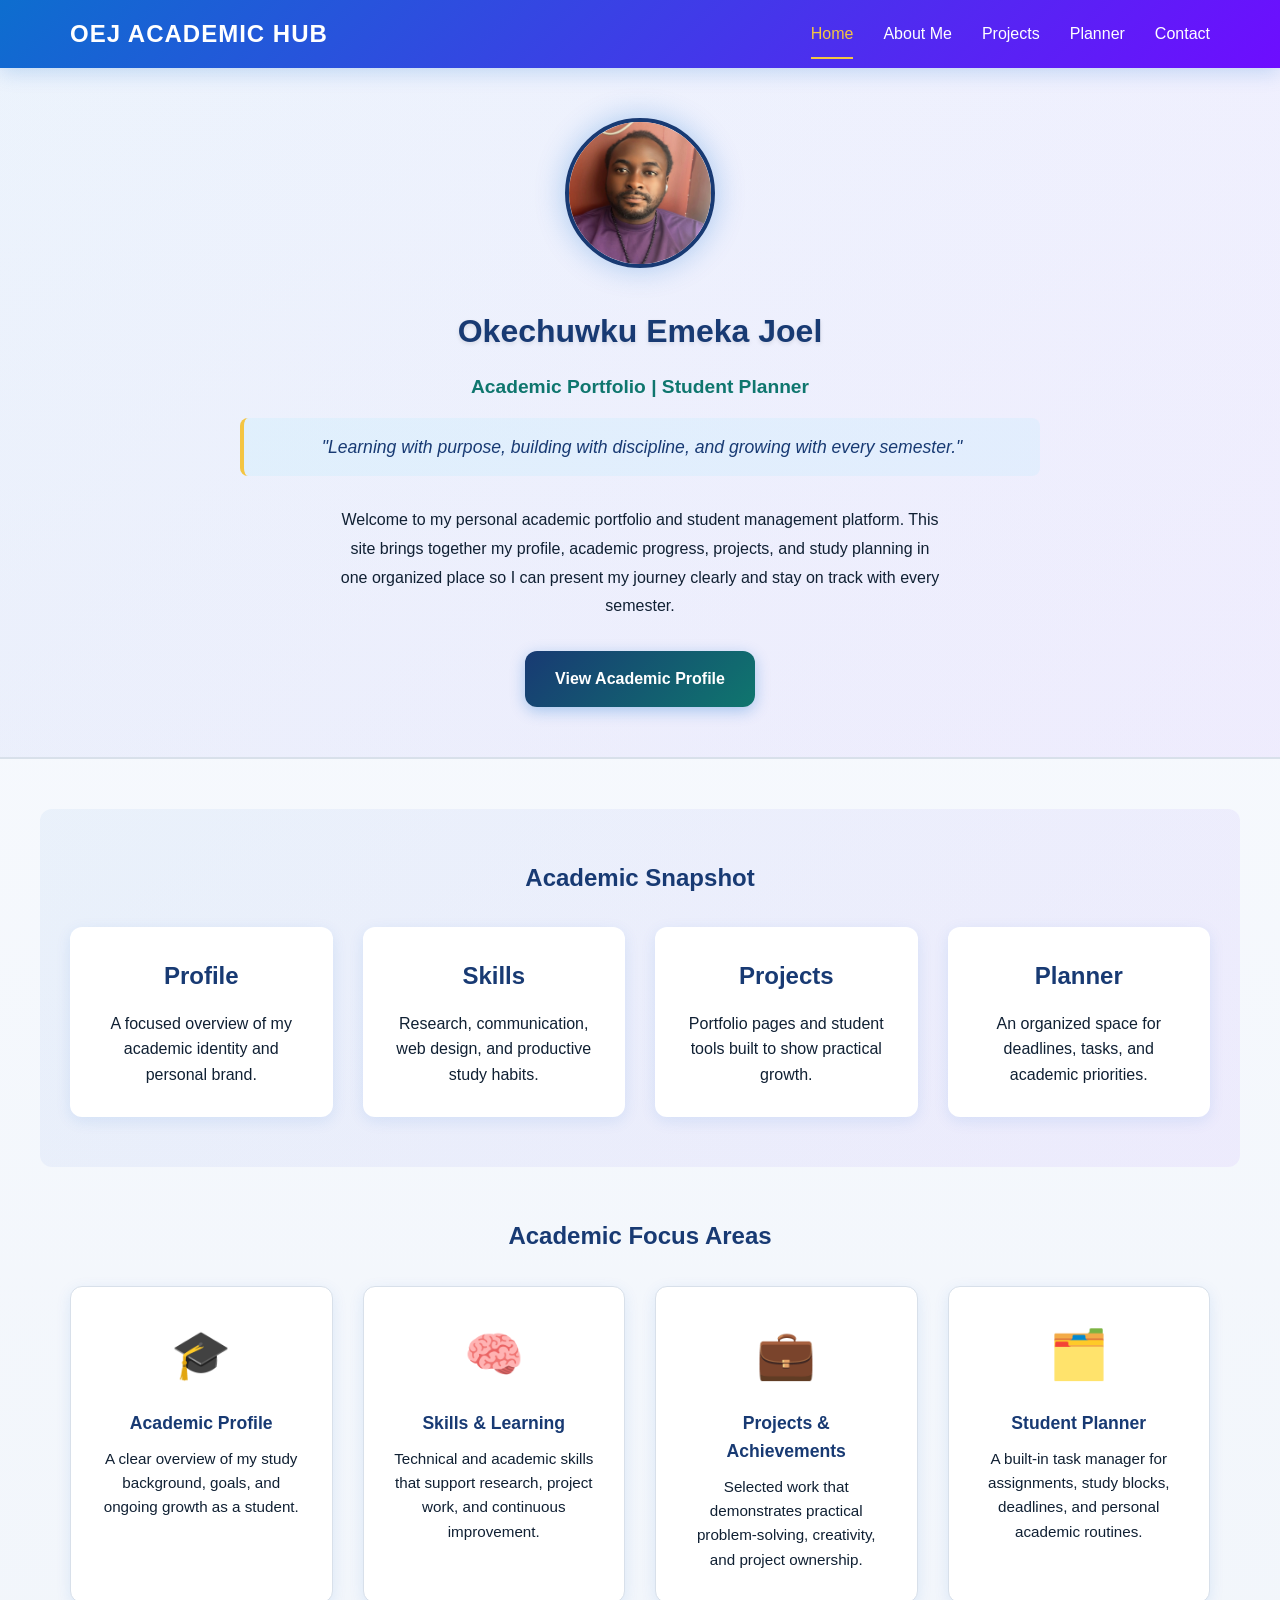
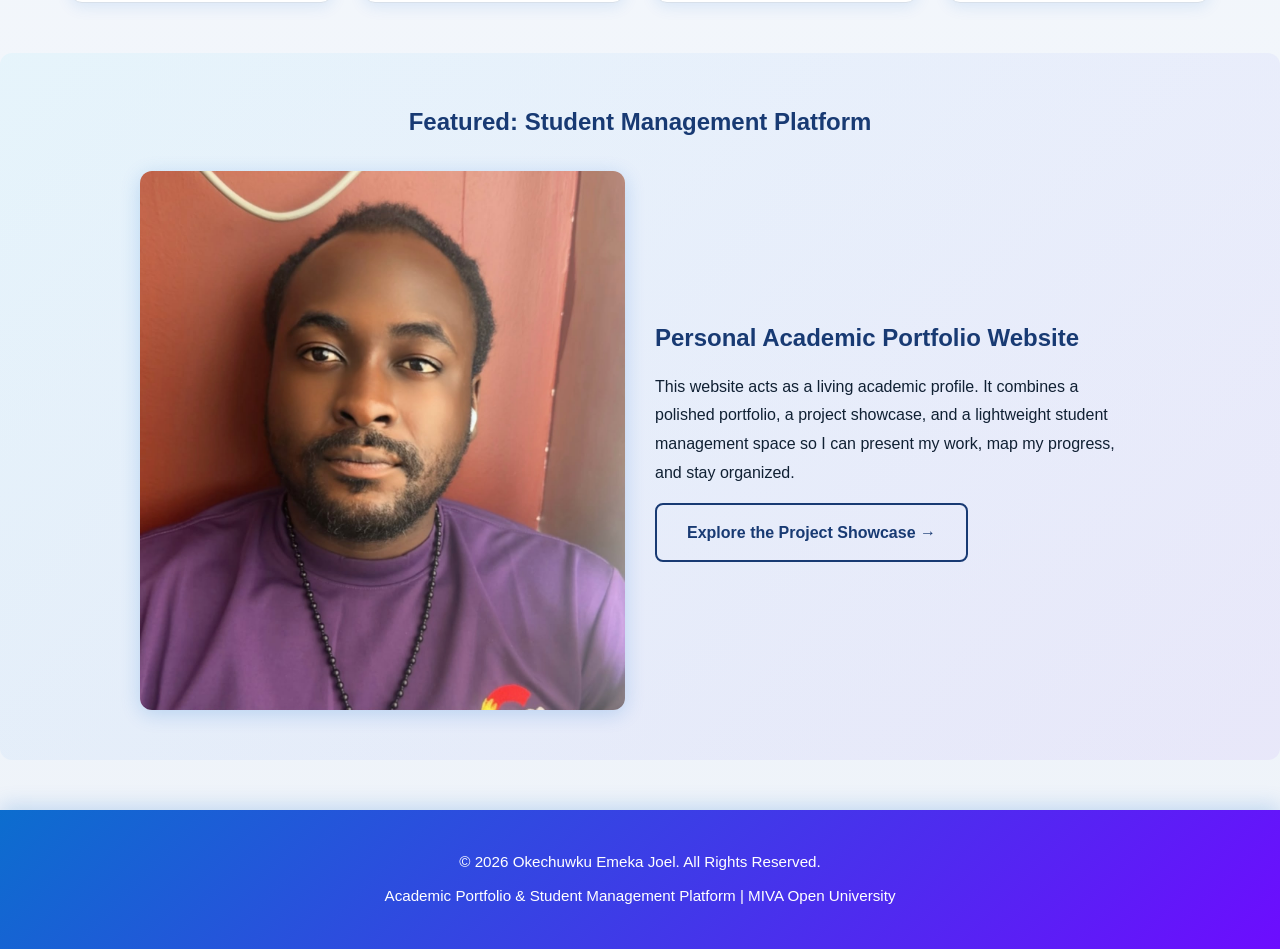
<file: index.html>
<!DOCTYPE html>
<html lang="en">
<head>
    <!-- Meta tags for character encoding and viewport responsiveness -->
    <meta charset="UTF-8">
    <meta name="viewport" content="width=device-width, initial-scale=1.0">
    <title>Okechuwku Emeka Joel | Academic Portfolio & Student Hub</title>
    
    <!-- Link to external CSS stylesheet -->
    <link rel="stylesheet" href="css/style.css">
</head>
<body>
    <!-- Navigation bar with links to all pages -->
    <nav class="navbar">
        <div class="nav-container">
            <!-- Logo/Brand name -->
            <div class="nav-logo">
                <a href="index.html">OEJ Academic Hub</a>
            </div>
            
            <!-- Navigation menu items -->
            <ul class="nav-menu">
                <li class="nav-item">
                    <a href="index.html" class="nav-link active">Home</a>
                </li>
                <li class="nav-item">
                    <a href="about.html" class="nav-link">About Me</a>
                </li>
                <li class="nav-item">
                    <a href="projects.html" class="nav-link">Projects</a>
                </li>
                <li class="nav-item">
                    <a href="planner.html" class="nav-link">Planner</a>
                </li>
                <li class="nav-item">
                    <a href="contact.html" class="nav-link">Contact</a>
                </li>
            </ul>
        </div>
    </nav>

    <!-- Main content area -->
    <main>
        <!-- Hero section with welcome message -->
        <section class="hero">
            <div class="hero-content">
                <img src="Images/profile.jpg" alt="Okechuwku Emeka Joel" class="hero-image">

                <h1 class="hero-title">Okechuwku Emeka Joel</h1>

                <p class="hero-subtitle">Academic Portfolio | Student Planner</p>

                <p class="hero-motto">"Learning with purpose, building with discipline, and growing with every semester."</p>

                <p class="hero-bio">
                    Welcome to my personal academic portfolio and student management platform. This site brings together my profile, 
                    academic progress, projects, and study planning in one organized place so I can present my journey clearly and 
                    stay on track with every semester.
                </p>

                <a href="about.html" class="cta-button">View Academic Profile</a>
            </div>
        </section>

        <section class="project-stats">
            <h2>Academic Snapshot</h2>

            <div class="stats-grid">
                <div class="stat-box">
                    <h3>Profile</h3>
                    <p>A focused overview of my academic identity and personal brand.</p>
                </div>
                <div class="stat-box">
                    <h3>Skills</h3>
                    <p>Research, communication, web design, and productive study habits.</p>
                </div>
                <div class="stat-box">
                    <h3>Projects</h3>
                    <p>Portfolio pages and student tools built to show practical growth.</p>
                </div>
                <div class="stat-box">
                    <h3>Planner</h3>
                    <p>An organized space for deadlines, tasks, and academic priorities.</p>
                </div>
            </div>
        </section>

        <!-- Highlights section showcasing key areas -->
        <section class="highlights">
            <h2>Academic Focus Areas</h2>
            
            <div class="highlights-grid">
                <div class="highlight-card">
                    <div class="highlight-icon">🎓</div>
                    <h3>Academic Profile</h3>
                    <p>A clear overview of my study background, goals, and ongoing growth as a student.</p>
                </div>

                <div class="highlight-card">
                    <div class="highlight-icon">🧠</div>
                    <h3>Skills & Learning</h3>
                    <p>Technical and academic skills that support research, project work, and continuous improvement.</p>
                </div>

                <div class="highlight-card">
                    <div class="highlight-icon">💼</div>
                    <h3>Projects & Achievements</h3>
                    <p>Selected work that demonstrates practical problem-solving, creativity, and project ownership.</p>
                </div>

                <div class="highlight-card">
                    <div class="highlight-icon">🗂️</div>
                    <h3>Student Planner</h3>
                    <p>A built-in task manager for assignments, study blocks, deadlines, and personal academic routines.</p>
                </div>
            </div>
        </section>

        <!-- Featured project preview section -->
        <section class="featured-project">
            <h2>Featured: Student Management Platform</h2>
            <div class="featured-content">
                <img src="Images/profile.jpg" alt="Academic portfolio preview" class="featured-image">
                <div class="featured-text">
                    <h3>Personal Academic Portfolio Website</h3>
                    <p>
                        This website acts as a living academic profile. It combines a polished portfolio, a project showcase, 
                        and a lightweight student management space so I can present my work, map my progress, and stay organized.
                    </p>
                    <a href="projects.html" class="project-link">Explore the Project Showcase →</a>
                </div>
            </div>
        </section>
    </main>

    <!-- Footer section with copyright information -->
    <footer>
        <p>&copy; 2026 Okechuwku Emeka Joel. All Rights Reserved.</p>
        <p>Academic Portfolio & Student Management Platform | MIVA Open University</p>
    </footer>
</body>
</html>
</file>
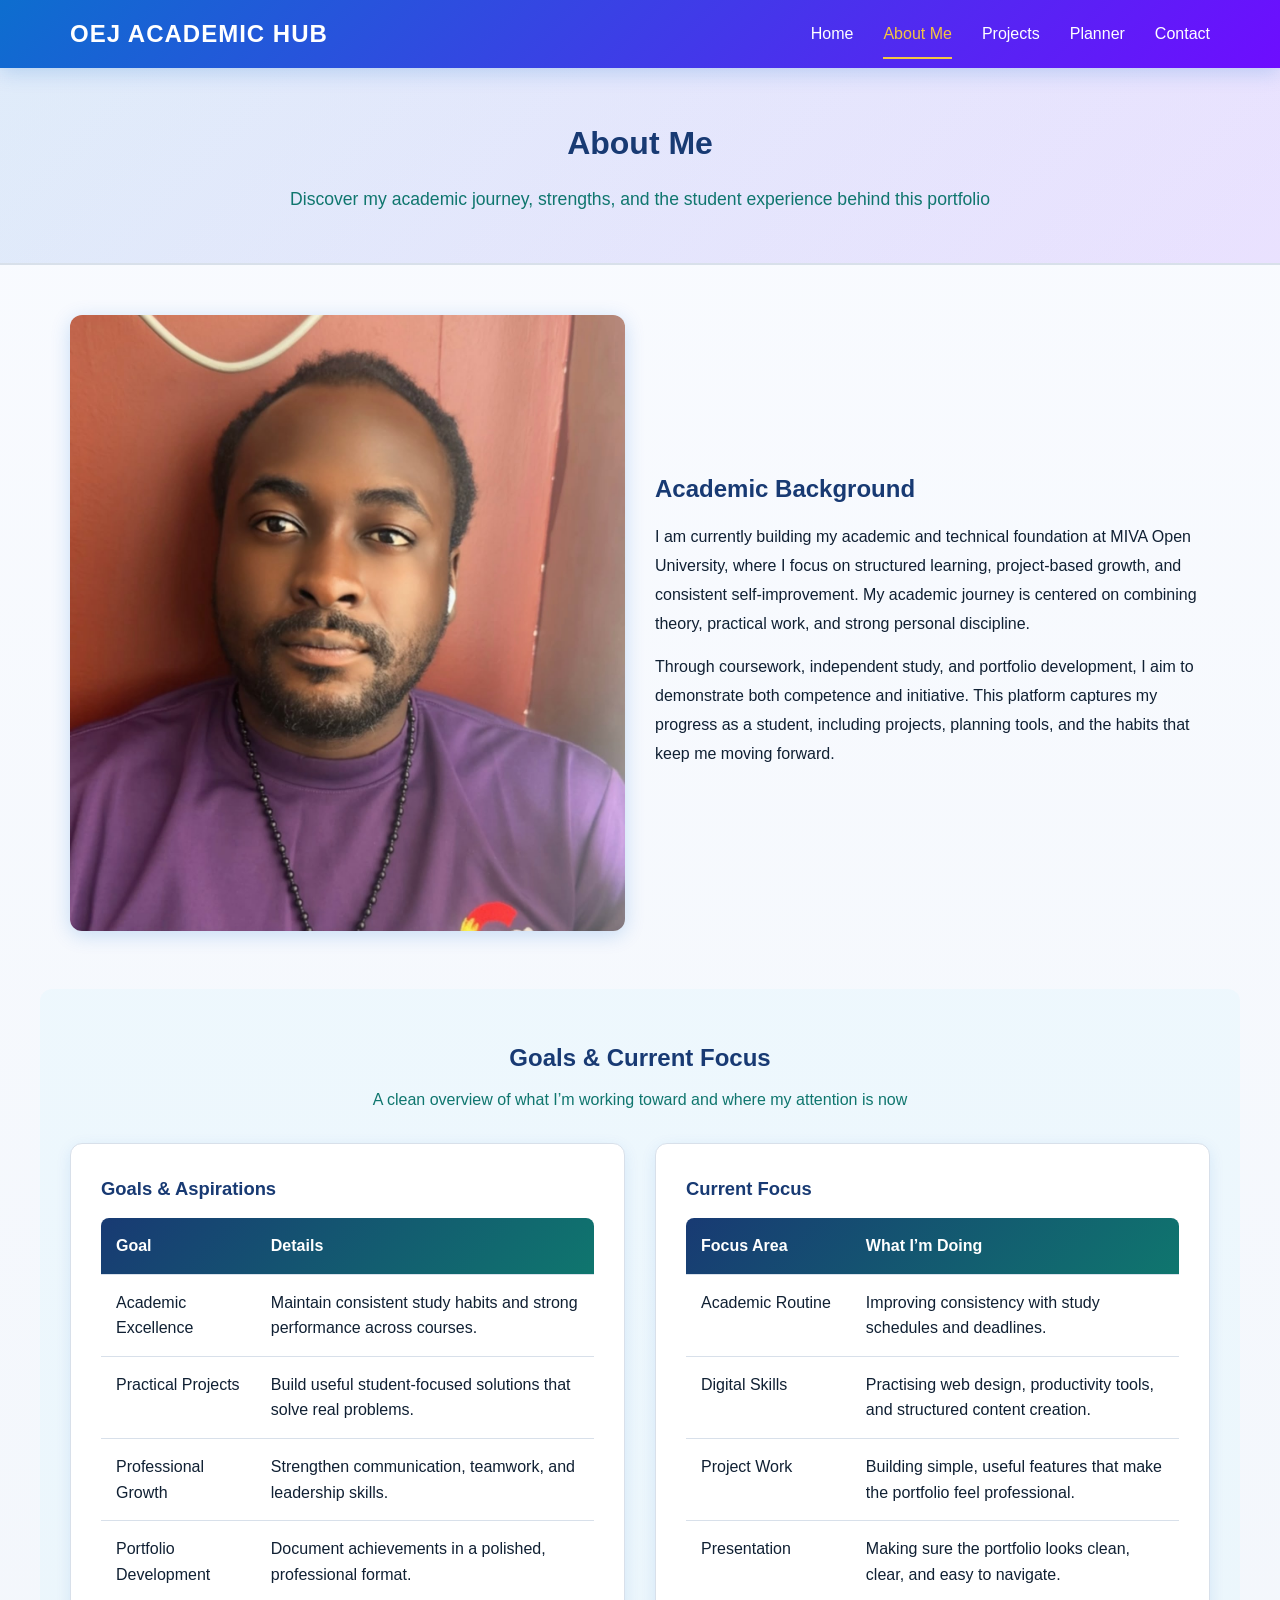
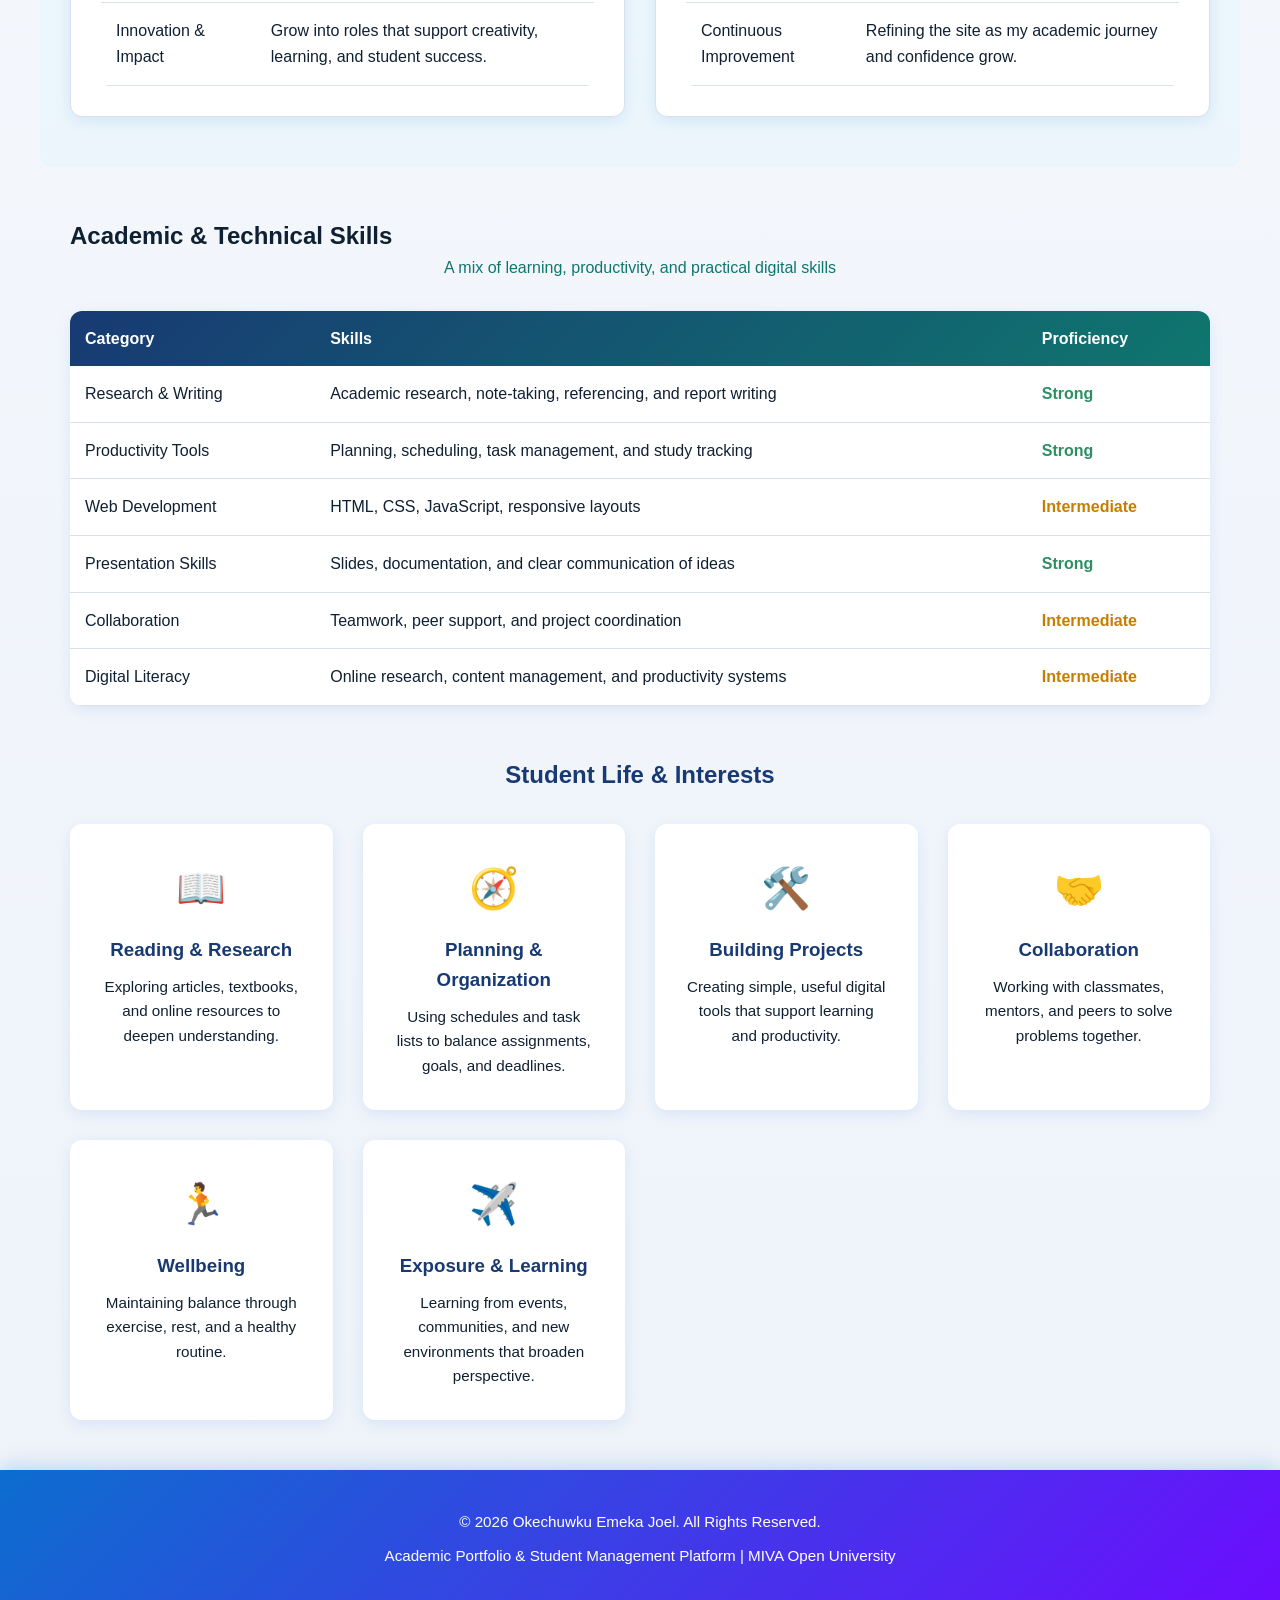
<file: about.html>
<!DOCTYPE html>
<html lang="en">
<head>
    <!-- Meta tags for character encoding and viewport responsiveness -->
    <meta charset="UTF-8">
    <meta name="viewport" content="width=device-width, initial-scale=1.0">
    <title>About Me | Okechuwku Emeka Joel</title>
    
    <!-- Link to external CSS stylesheet -->
    <link rel="stylesheet" href="css/style.css">
</head>
<body>
    <!-- Navigation bar with links to all pages -->
    <nav class="navbar">
        <div class="nav-container">
            <!-- Logo/Brand name -->
            <div class="nav-logo">
                <a href="index.html">OEJ Academic Hub</a>
            </div>
            
            <!-- Navigation menu items -->
            <ul class="nav-menu">
                <li class="nav-item">
                    <a href="index.html" class="nav-link">Home</a>
                </li>
                <li class="nav-item">
                    <a href="about.html" class="nav-link active">About Me</a>
                </li>
                <li class="nav-item">
                    <a href="projects.html" class="nav-link">Projects</a>
                </li>
                <li class="nav-item">
                    <a href="planner.html" class="nav-link">Planner</a>
                </li>
                <li class="nav-item">
                    <a href="contact.html" class="nav-link">Contact</a>
                </li>
            </ul>
        </div>
    </nav>

    <!-- Main content area -->
    <main>
        <!-- Page title section -->
        <section class="page-header">
            <h1>About Me</h1>
            <p>Discover my academic journey, strengths, and the student experience behind this portfolio</p>
        </section>

        <!-- Educational background section -->
        <section class="about-section">
            <div class="about-container">
                <!-- Left column with image -->
                <div class="about-image-column">
                    <img src="Images/profile.jpg" alt="Okechuwku Emeka Joel" class="about-image">
                </div>
                
                <!-- Right column with text content -->
                <div class="about-text-column">
                    <h2>Academic Background</h2>
                    <p>
                        I am currently building my academic and technical foundation at MIVA Open University, 
                        where I focus on structured learning, project-based growth, and consistent self-improvement. 
                        My academic journey is centered on combining theory, practical work, and strong personal discipline.
                    </p>
                    <p>
                        Through coursework, independent study, and portfolio development, I aim to demonstrate both 
                        competence and initiative. This platform captures my progress as a student, including projects, 
                        planning tools, and the habits that keep me moving forward.
                    </p>
                </div>
            </div>
        </section>

        <!-- Goals and current focus tables section -->
        <section class="about-section alternate">
            <h2 class="section-heading-center">Goals & Current Focus</h2>
            <p class="section-subtitle">A clean overview of what I’m working toward and where my attention is now</p>

            <div class="about-tables-grid">
                <div class="table-card">
                    <h3>Goals & Aspirations</h3>
                    <table class="profile-table">
                        <thead>
                            <tr>
                                <th>Goal</th>
                                <th>Details</th>
                            </tr>
                        </thead>
                        <tbody>
                            <tr>
                                <td>Academic Excellence</td>
                                <td>Maintain consistent study habits and strong performance across courses.</td>
                            </tr>
                            <tr>
                                <td>Practical Projects</td>
                                <td>Build useful student-focused solutions that solve real problems.</td>
                            </tr>
                            <tr>
                                <td>Professional Growth</td>
                                <td>Strengthen communication, teamwork, and leadership skills.</td>
                            </tr>
                            <tr>
                                <td>Portfolio Development</td>
                                <td>Document achievements in a polished, professional format.</td>
                            </tr>
                            <tr>
                                <td>Innovation & Impact</td>
                                <td>Grow into roles that support creativity, learning, and student success.</td>
                            </tr>
                        </tbody>
                    </table>
                </div>

                <div class="table-card">
                    <h3>Current Focus</h3>
                    <table class="profile-table">
                        <thead>
                            <tr>
                                <th>Focus Area</th>
                                <th>What I’m Doing</th>
                            </tr>
                        </thead>
                        <tbody>
                            <tr>
                                <td>Academic Routine</td>
                                <td>Improving consistency with study schedules and deadlines.</td>
                            </tr>
                            <tr>
                                <td>Digital Skills</td>
                                <td>Practising web design, productivity tools, and structured content creation.</td>
                            </tr>
                            <tr>
                                <td>Project Work</td>
                                <td>Building simple, useful features that make the portfolio feel professional.</td>
                            </tr>
                            <tr>
                                <td>Presentation</td>
                                <td>Making sure the portfolio looks clean, clear, and easy to navigate.</td>
                            </tr>
                            <tr>
                                <td>Continuous Improvement</td>
                                <td>Refining the site as my academic journey and confidence grow.</td>
                            </tr>
                        </tbody>
                    </table>
                </div>
            </div>
        </section>

        <!-- Technical skills section with table -->
        <section class="skills-section">
            <h2>Academic & Technical Skills</h2>
            <p class="section-subtitle">A mix of learning, productivity, and practical digital skills</p>
            
            <!-- Skills table using semantic HTML -->
            <table class="skills-table">
                <thead>
                    <tr>
                        <th>Category</th>
                        <th>Skills</th>
                        <th>Proficiency</th>
                    </tr>
                </thead>
                <tbody>
                    <tr>
                        <td>Research & Writing</td>
                        <td>Academic research, note-taking, referencing, and report writing</td>
                        <td class="proficiency-advanced">Strong</td>
                    </tr>
                    <tr>
                        <td>Productivity Tools</td>
                        <td>Planning, scheduling, task management, and study tracking</td>
                        <td class="proficiency-advanced">Strong</td>
                    </tr>
                    <tr>
                        <td>Web Development</td>
                        <td>HTML, CSS, JavaScript, responsive layouts</td>
                        <td class="proficiency-intermediate">Intermediate</td>
                    </tr>
                    <tr>
                        <td>Presentation Skills</td>
                        <td>Slides, documentation, and clear communication of ideas</td>
                        <td class="proficiency-advanced">Strong</td>
                    </tr>
                    <tr>
                        <td>Collaboration</td>
                        <td>Teamwork, peer support, and project coordination</td>
                        <td class="proficiency-intermediate">Intermediate</td>
                    </tr>
                    <tr>
                        <td>Digital Literacy</td>
                        <td>Online research, content management, and productivity systems</td>
                        <td class="proficiency-intermediate">Intermediate</td>
                    </tr>
                </tbody>
            </table>
        </section>

        <!-- Hobbies and interests section -->
        <section class="hobbies-section">
            <h2>Student Life & Interests</h2>
            
            <div class="hobbies-grid">
                <div class="hobby-card">
                    <div class="hobby-icon">📖</div>
                    <h3>Reading & Research</h3>
                    <p>Exploring articles, textbooks, and online resources to deepen understanding.</p>
                </div>

                <div class="hobby-card">
                    <div class="hobby-icon">🧭</div>
                    <h3>Planning & Organization</h3>
                    <p>Using schedules and task lists to balance assignments, goals, and deadlines.</p>
                </div>

                <div class="hobby-card">
                    <div class="hobby-icon">🛠️</div>
                    <h3>Building Projects</h3>
                    <p>Creating simple, useful digital tools that support learning and productivity.</p>
                </div>

                <div class="hobby-card">
                    <div class="hobby-icon">🤝</div>
                    <h3>Collaboration</h3>
                    <p>Working with classmates, mentors, and peers to solve problems together.</p>
                </div>

                <div class="hobby-card">
                    <div class="hobby-icon">🏃</div>
                    <h3>Wellbeing</h3>
                    <p>Maintaining balance through exercise, rest, and a healthy routine.</p>
                </div>

                <div class="hobby-card">
                    <div class="hobby-icon">✈️</div>
                    <h3>Exposure & Learning</h3>
                    <p>Learning from events, communities, and new environments that broaden perspective.</p>
                </div>
            </div>
        </section>
    </main>

    <!-- Footer section with copyright information -->
    <footer>
        <p>&copy; 2026 Okechuwku Emeka Joel. All Rights Reserved.</p>
        <p>Academic Portfolio & Student Management Platform | MIVA Open University</p>
    </footer>
</body>
</html>
</file>
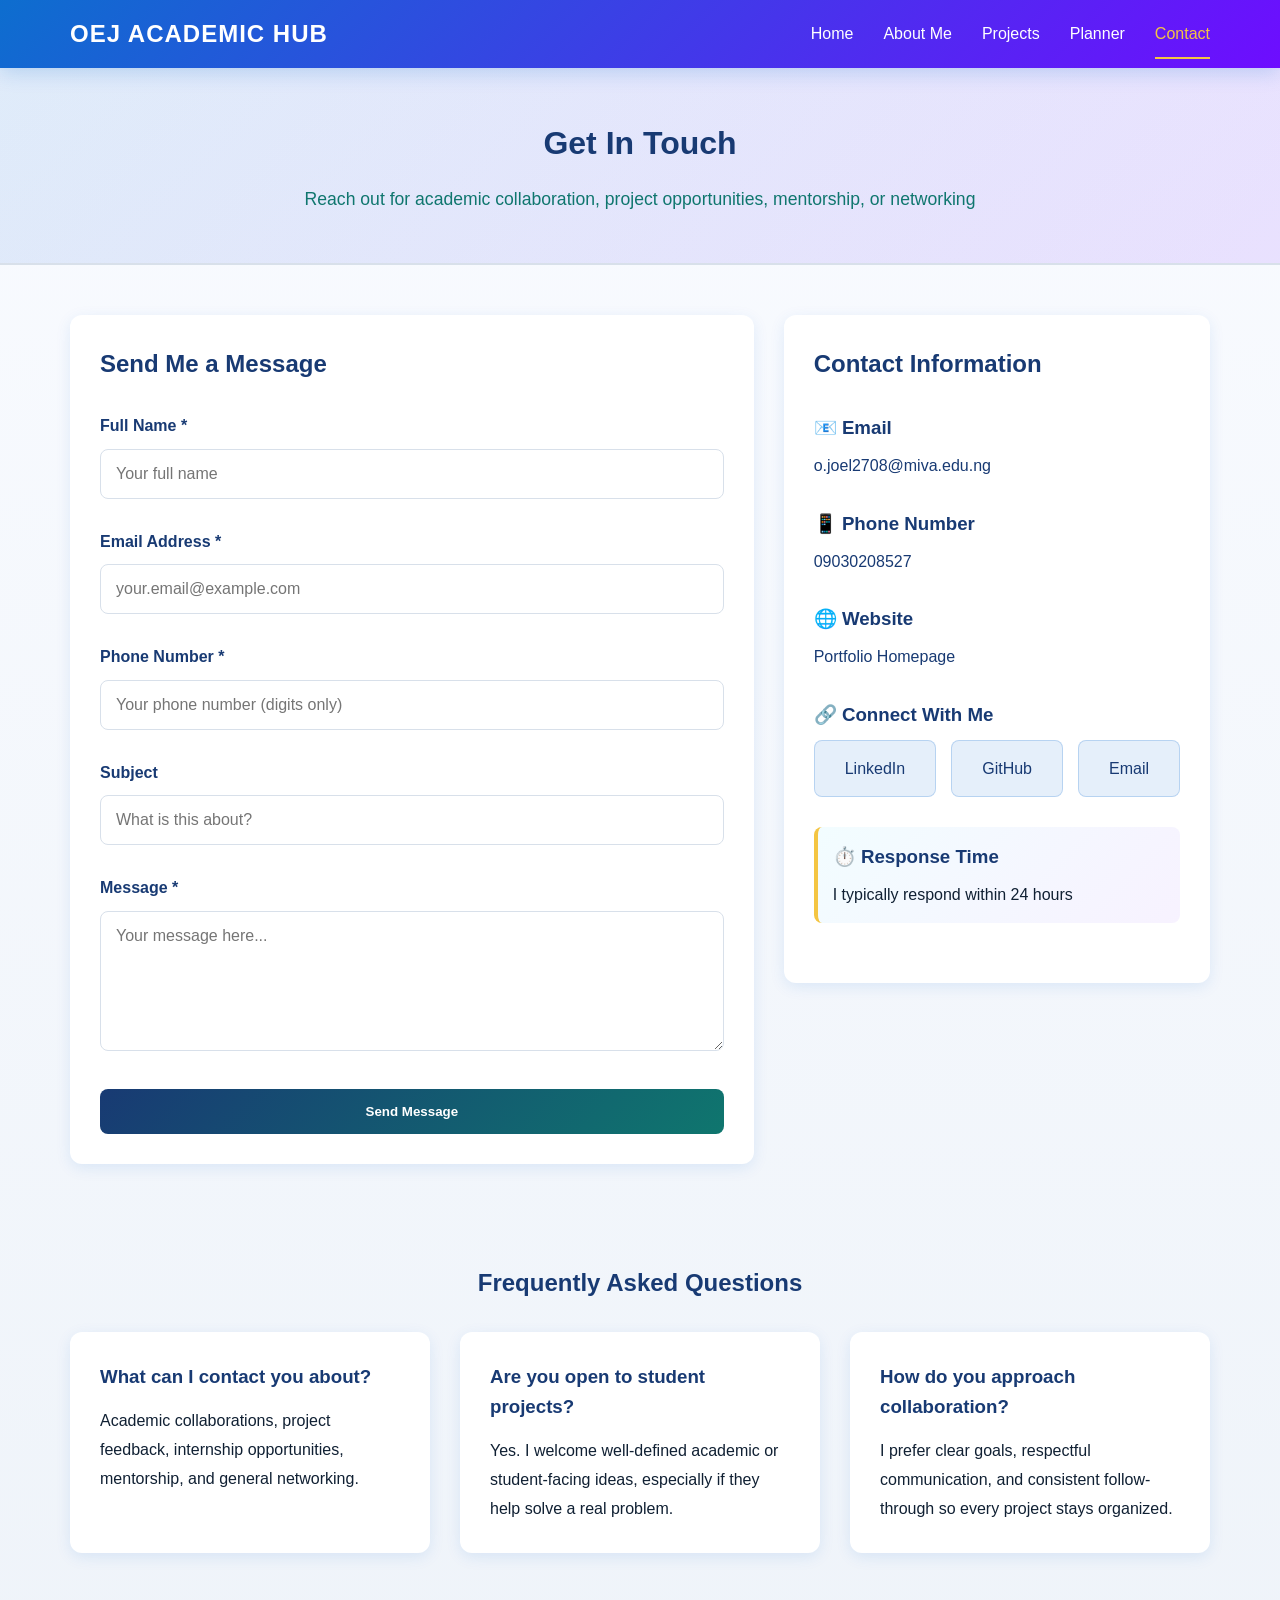
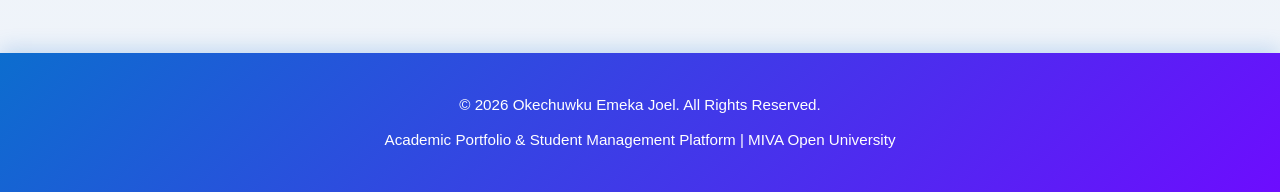
<file: contact.html>
<!DOCTYPE html>
<html lang="en">
<head>
    <!-- Meta tags for character encoding and viewport responsiveness -->
    <meta charset="UTF-8">
    <meta name="viewport" content="width=device-width, initial-scale=1.0">
    <title>Contact Me | Okechuwku Emeka Joel</title>
    
    <!-- Link to external CSS stylesheet -->
    <link rel="stylesheet" href="css/style.css">
</head>
<body>
    <!-- Navigation bar with links to all pages -->
    <nav class="navbar">
        <div class="nav-container">
            <!-- Logo/Brand name -->
            <div class="nav-logo">
                <a href="index.html">OEJ Academic Hub</a>
            </div>
            
            <!-- Navigation menu items -->
            <ul class="nav-menu">
                <li class="nav-item">
                    <a href="index.html" class="nav-link">Home</a>
                </li>
                <li class="nav-item">
                    <a href="about.html" class="nav-link">About Me</a>
                </li>
                <li class="nav-item">
                    <a href="projects.html" class="nav-link">Projects</a>
                </li>
                <li class="nav-item">
                    <a href="planner.html" class="nav-link">Planner</a>
                </li>
                <li class="nav-item">
                    <a href="contact.html" class="nav-link active">Contact</a>
                </li>
            </ul>
        </div>
    </nav>

    <!-- Main content area -->
    <main>
        <!-- Page title section -->
        <section class="page-header">
            <h1>Get In Touch</h1>
            <p>Reach out for academic collaboration, project opportunities, mentorship, or networking</p>
        </section>

        <!-- Contact section with form and info -->
        <section class="contact-section">
            <div class="contact-container">
                
                <!-- Contact form -->
                <div class="contact-form-wrapper">
                    <h2>Send Me a Message</h2>
                    
                    <!-- Contact form with validation -->
                    <form id="contactForm" class="contact-form">
                        
                        <!-- Name field -->
                        <div class="form-group">
                            <label for="name">Full Name *</label>
                            <input 
                                type="text" 
                                id="name" 
                                name="name"
                                placeholder="Your full name"
                                required
                            >
                            <span class="error-message" id="nameError"></span>
                        </div>

                        <!-- Email field -->
                        <div class="form-group">
                            <label for="email">Email Address *</label>
                            <input 
                                type="email" 
                                id="email" 
                                name="email"
                                placeholder="your.email@example.com"
                                required
                            >
                            <span class="error-message" id="emailError"></span>
                        </div>

                        <!-- Phone number field -->
                        <div class="form-group">
                            <label for="phone">Phone Number *</label>
                            <input 
                                type="tel" 
                                id="phone" 
                                name="phone"
                                placeholder="Your phone number (digits only)"
                                required
                            >
                            <span class="error-message" id="phoneError"></span>
                        </div>

                        <!-- Subject field -->
                        <div class="form-group">
                            <label for="subject">Subject</label>
                            <input 
                                type="text" 
                                id="subject" 
                                name="subject"
                                placeholder="What is this about?"
                            >
                        </div>

                        <!-- Message textarea -->
                        <div class="form-group">
                            <label for="message">Message *</label>
                            <textarea 
                                id="message" 
                                name="message"
                                placeholder="Your message here..."
                                rows="6"
                                required
                            ></textarea>
                            <span class="error-message" id="messageError"></span>
                        </div>

                        <!-- Submit button -->
                        <button type="submit" class="submit-btn">Send Message</button>
                        
                        <!-- Success message displayed after form submission -->
                        <div id="successMessage" class="success-message">
                            ✓ Thank you! Your message has been received. I’ll get back to you soon.
                        </div>
                    </form>
                </div>

                <!-- Contact information sidebar -->
                <div class="contact-info">
                    <h2>Contact Information</h2>
                    
                    <!-- Email contact info -->
                    <div class="contact-item">
                        <h3>📧 Email</h3>
                        <p>
                            <a href="mailto:o.joel2708@miva.edu.ng">o.joel2708@miva.edu.ng</a>
                        </p>
                    </div>

                    <!-- Phone contact info -->
                    <div class="contact-item">
                        <h3>📱 Phone Number</h3>
                        <p>
                            <a href="tel:+2349030208527">09030208527</a>
                        </p>
                    </div>

                    <!-- Website contact info -->
                    <div class="contact-item">
                        <h3>🌐 Website</h3>
                        <p>
                            <a href="index.html">Portfolio Homepage</a>
                        </p>
                    </div>

                    <!-- Social media links -->
                    <div class="contact-item">
                        <h3>🔗 Connect With Me</h3>
                        <div class="social-links">
                            <a href="https://linkedin.com" target="_blank" rel="noopener noreferrer" class="social-link">LinkedIn</a>
                            <a href="https://github.com" target="_blank" rel="noopener noreferrer" class="social-link">GitHub</a>
                            <a href="mailto:o.joel2708@miva.edu.ng" class="social-link">Email</a>
                        </div>
                    </div>

                    <!-- Response time info -->
                    <div class="contact-item response-time">
                        <h3>⏱️ Response Time</h3>
                        <p>I typically respond within 24 hours</p>
                    </div>
                </div>
            </div>
        </section>

        <!-- FAQ section -->
        <section class="faq-section">
            <h2>Frequently Asked Questions</h2>
            
            <div class="faq-container">
                <!-- FAQ item 1 -->
                <div class="faq-item">
                    <h3>What can I contact you about?</h3>
                    <p>
                        Academic collaborations, project feedback, internship opportunities, mentorship, and general networking.
                    </p>
                </div>

                <!-- FAQ item 2 -->
                <div class="faq-item">
                    <h3>Are you open to student projects?</h3>
                    <p>
                        Yes. I welcome well-defined academic or student-facing ideas, especially if they help solve a real problem.
                    </p>
                </div>


                <!-- FAQ item 3 -->
                <div class="faq-item">
                    <h3>How do you approach collaboration?</h3>
                    <p>
                        I prefer clear goals, respectful communication, and consistent follow-through so every project stays organized.
                    </p>
                </div>
            </div>
        </section>
    </main>

    <!-- Footer section with copyright information -->
    <footer>
        <p>&copy; 2026 Okechuwku Emeka Joel. All Rights Reserved.</p>
        <p>Academic Portfolio & Student Management Platform | MIVA Open University</p>
    </footer>

    <!-- Link to external JavaScript file for form validation -->
    <script src="js/contact.js"></script>
</body>
</html>
</file>
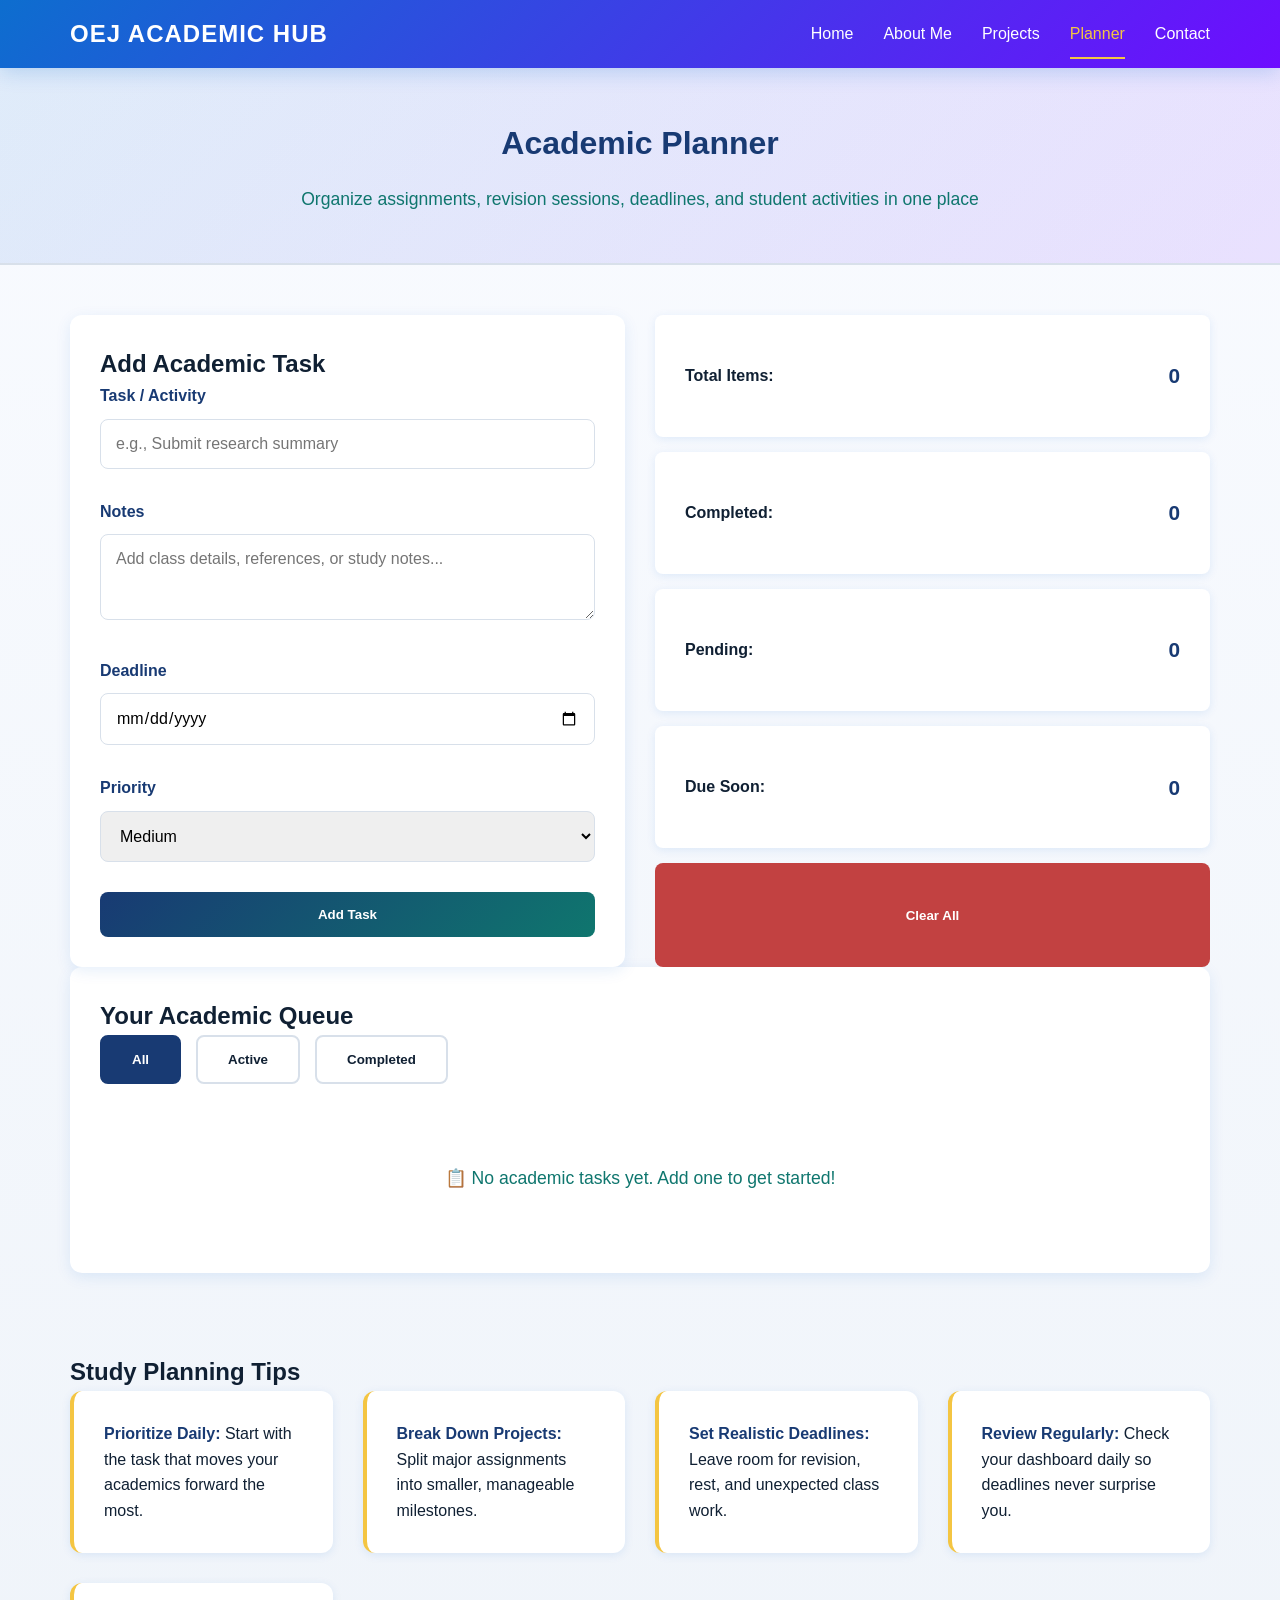
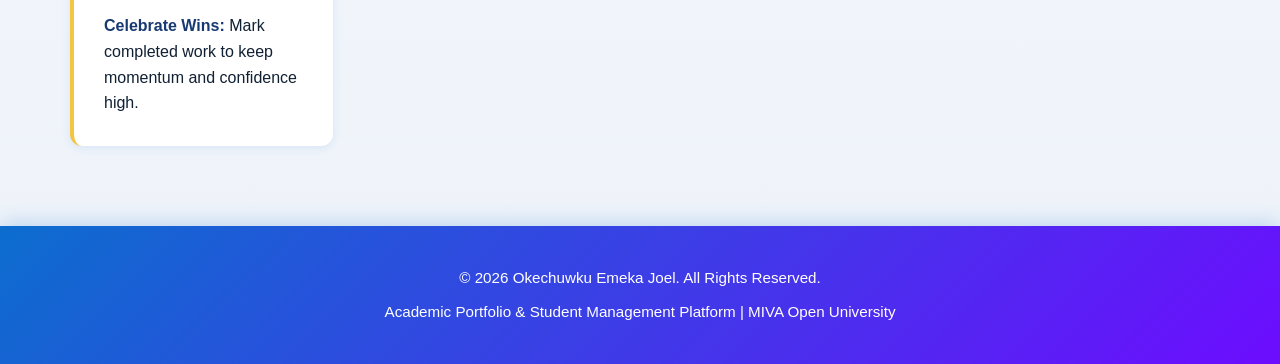
<file: planner.html>
<!DOCTYPE html>
<html lang="en">
<head>
    <!-- Meta tags for character encoding and viewport responsiveness -->
    <meta charset="UTF-8">
    <meta name="viewport" content="width=device-width, initial-scale=1.0">
    <title>Academic Planner | Okechuwku Emeka Joel</title>
    
    <!-- Link to external CSS stylesheet -->
    <link rel="stylesheet" href="css/style.css">
</head>
<body>
    <!-- Navigation bar with links to all pages -->
    <nav class="navbar">
        <div class="nav-container">
            <!-- Logo/Brand name -->
            <div class="nav-logo">
                <a href="index.html">OEJ Academic Hub</a>
            </div>
            
            <!-- Navigation menu items -->
            <ul class="nav-menu">
                <li class="nav-item">
                    <a href="index.html" class="nav-link">Home</a>
                </li>
                <li class="nav-item">
                    <a href="about.html" class="nav-link">About Me</a>
                </li>
                <li class="nav-item">
                    <a href="projects.html" class="nav-link">Projects</a>
                </li>
                <li class="nav-item">
                    <a href="planner.html" class="nav-link active">Planner</a>
                </li>
                <li class="nav-item">
                    <a href="contact.html" class="nav-link">Contact</a>
                </li>
            </ul>
        </div>
    </nav>

    <!-- Main content area -->
    <main>
        <!-- Page title section -->
        <section class="page-header">
            <h1>Academic Planner</h1>
            <p>Organize assignments, revision sessions, deadlines, and student activities in one place</p>
        </section>

        <!-- Planner section -->
        <section class="planner-section">
            <div class="planner-container">
                
                <!-- Task input form -->
                <div class="task-input-container">
                    <h2>Add Academic Task</h2>
                    
                    <!-- Form for adding tasks -->
                    <form id="taskForm" class="task-form">
                        <!-- Task title input field -->
                        <div class="form-group">
                            <label for="taskTitle">Task / Activity</label>
                            <input 
                                type="text" 
                                id="taskTitle" 
                                placeholder="e.g., Submit research summary"
                                required
                            >
                        </div>

                        <!-- Task description input field -->
                        <div class="form-group">
                            <label for="taskDesc">Notes</label>
                            <textarea 
                                id="taskDesc" 
                                placeholder="Add class details, references, or study notes..."
                                rows="3"
                            ></textarea>
                        </div>

                        <!-- Task due date input field -->
                        <div class="form-group">
                            <label for="taskDue">Deadline</label>
                            <input 
                                type="date" 
                                id="taskDue"
                            >
                        </div>

                        <!-- Task priority selection -->
                        <div class="form-group">
                            <label for="taskPriority">Priority</label>
                            <select id="taskPriority">
                                <option value="low">Low</option>
                                <option value="medium" selected>Medium</option>
                                <option value="high">High</option>
                            </select>
                        </div>

                        <!-- Submit button to add task -->
                        <button type="submit" class="add-task-btn">Add Task</button>
                    </form>
                </div>

                <!-- Task statistics and controls -->
                <div class="planner-stats">
                    <div class="stat-item">
                        <span class="stat-label">Total Items:</span>
                        <span class="stat-value" id="totalTasks">0</span>
                    </div>
                    <div class="stat-item">
                        <span class="stat-label">Completed:</span>
                        <span class="stat-value" id="completedTasks">0</span>
                    </div>
                    <div class="stat-item">
                        <span class="stat-label">Pending:</span>
                        <span class="stat-value" id="pendingTasks">0</span>
                    </div>
                    <div class="stat-item">
                        <span class="stat-label">Due Soon:</span>
                        <span class="stat-value" id="dueSoonTasks">0</span>
                    </div>
                    <button type="button" id="clearAllBtn" class="clear-all-btn">Clear All</button>
                </div>
            </div>

            <!-- Tasks list display section -->
            <div class="tasks-list-container">
                <h2>Your Academic Queue</h2>
                
                <!-- Filter buttons for task status -->
                <div class="filter-buttons">
                    <button class="filter-btn active" data-filter="all">All</button>
                    <button class="filter-btn" data-filter="active">Active</button>
                    <button class="filter-btn" data-filter="completed">Completed</button>
                </div>

                <!-- Unordered list to display tasks -->
                <ul id="taskList" class="task-list">
                    <!-- Tasks will be added here dynamically by JavaScript -->
                </ul>

                <!-- Empty state message when no tasks exist -->
                <div id="emptyState" class="empty-state">
                    <p>📋 No academic tasks yet. Add one to get started!</p>
                </div>
            </div>
        </section>

        <!-- Tips and best practices section -->
        <section class="planner-tips">
            <h2>Study Planning Tips</h2>
            
            <!-- Tips as unordered list -->
            <ul class="tips-list">
                <li>
                    <strong>Prioritize Daily:</strong> 
                    Start with the task that moves your academics forward the most.
                </li>
                <li>
                    <strong>Break Down Projects:</strong> 
                    Split major assignments into smaller, manageable milestones.
                </li>
                <li>
                    <strong>Set Realistic Deadlines:</strong> 
                    Leave room for revision, rest, and unexpected class work.
                </li>
                <li>
                    <strong>Review Regularly:</strong> 
                    Check your dashboard daily so deadlines never surprise you.
                </li>
                <li>
                    <strong>Celebrate Wins:</strong> 
                    Mark completed work to keep momentum and confidence high.
                </li>
            </ul>
        </section>
    </main>

    <!-- Footer section with copyright information -->
    <footer>
        <p>&copy; 2026 Okechuwku Emeka Joel. All Rights Reserved.</p>
        <p>Academic Portfolio & Student Management Platform | MIVA Open University</p>
    </footer>

    <!-- Link to external JavaScript file for planner functionality -->
    <script src="js/planner.js"></script>
</body>
</html>
</file>
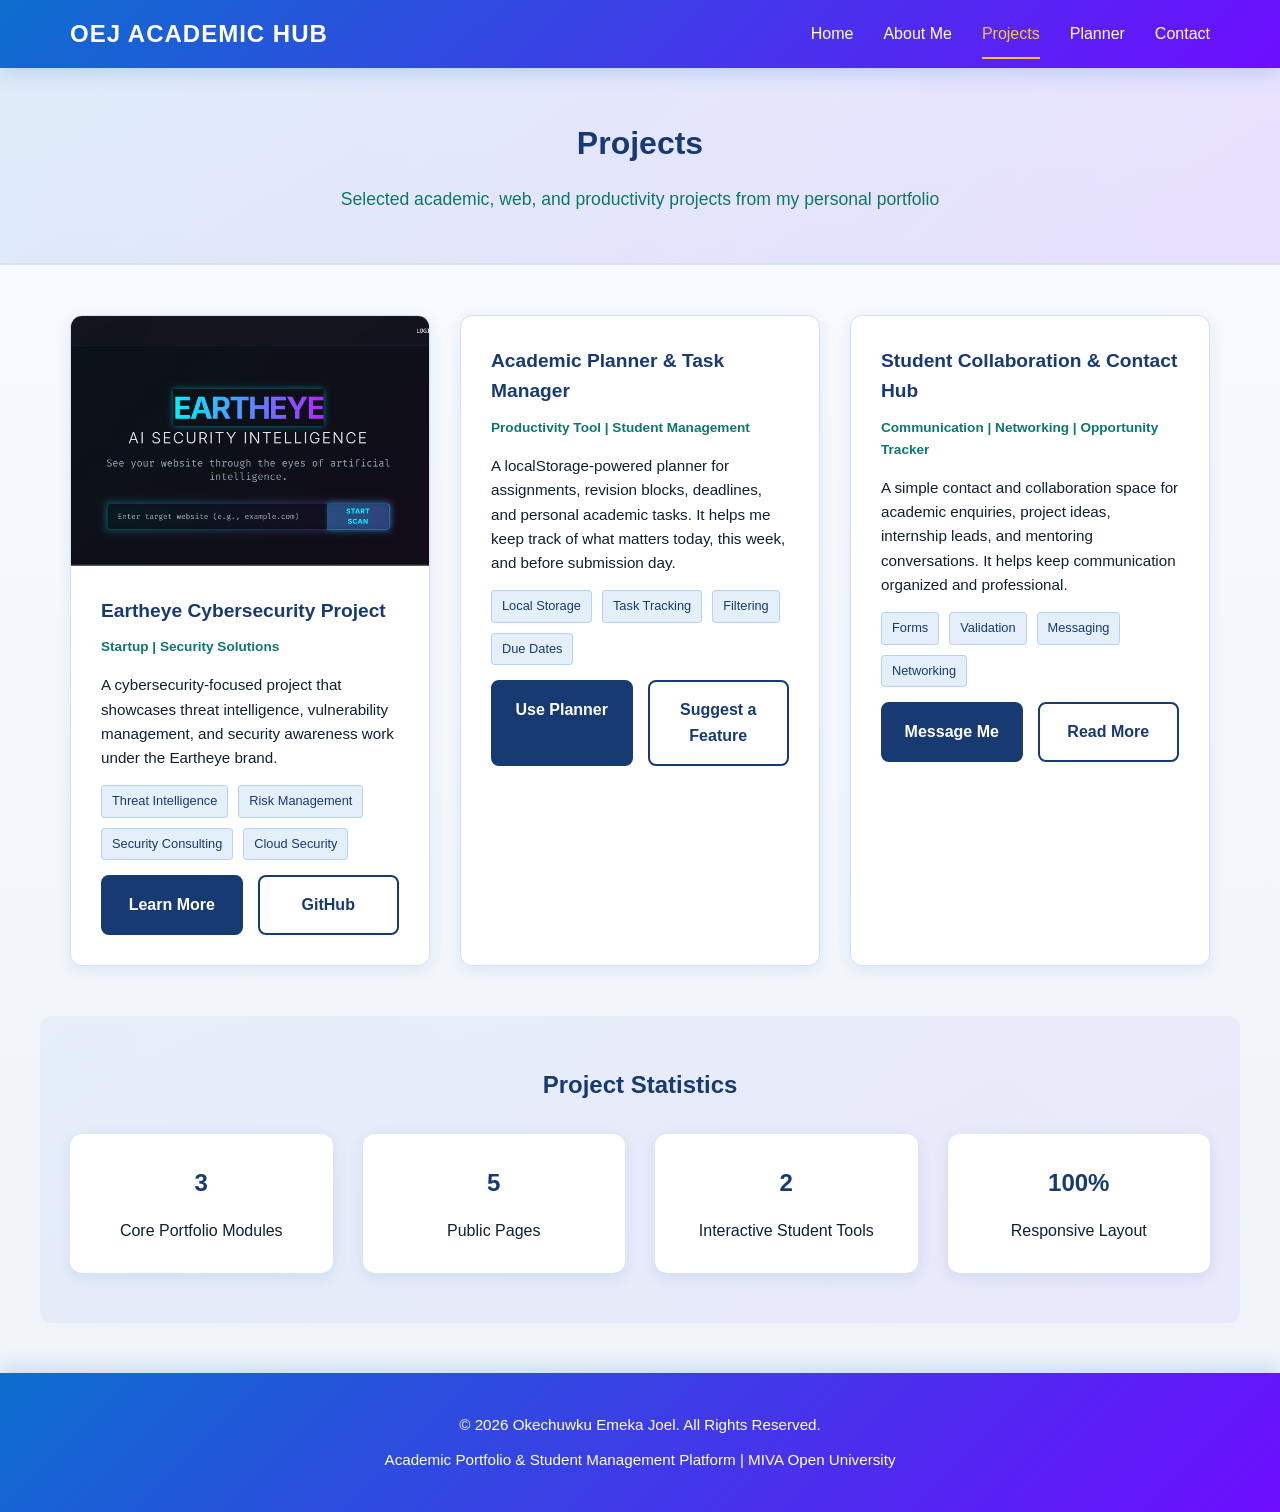
<file: projects.html>
<!DOCTYPE html>
<html lang="en">
<head>
    <!-- Meta tags for character encoding and viewport responsiveness -->
    <meta charset="UTF-8">
    <meta name="viewport" content="width=device-width, initial-scale=1.0">
    <title>Projects | Okechuwku Emeka Joel</title>
    
    <!-- Link to external CSS stylesheet -->
    <link rel="stylesheet" href="css/style.css">
</head>
<body>
    <!-- Navigation bar with links to all pages -->
    <nav class="navbar">
        <div class="nav-container">
            <!-- Logo/Brand name -->
            <div class="nav-logo">
                <a href="index.html">OEJ Academic Hub</a>
            </div>
            
            <!-- Navigation menu items -->
            <ul class="nav-menu">
                <li class="nav-item">
                    <a href="index.html" class="nav-link">Home</a>
                </li>
                <li class="nav-item">
                    <a href="about.html" class="nav-link">About Me</a>
                </li>
                <li class="nav-item">
                    <a href="projects.html" class="nav-link active">Projects</a>
                </li>
                <li class="nav-item">
                    <a href="planner.html" class="nav-link">Planner</a>
                </li>
                <li class="nav-item">
                    <a href="contact.html" class="nav-link">Contact</a>
                </li>
            </ul>
        </div>
    </nav>

    <!-- Main content area -->
    <main>
        <!-- Page title section -->
        <section class="page-header">
            <h1>Projects</h1>
            <p>Selected academic, web, and productivity projects from my personal portfolio</p>
        </section>

        <!-- Projects grid section -->
        <section class="projects-section">
            <div class="projects-container">
                
                <div class="project-card">
                    <div class="project-image-wrapper">
                        <img src="Images/eartheye.jpg" alt="Eartheye cybersecurity project" class="project-image">
                        <div class="project-overlay">
                            <a href="https://eartheye.me" target="_blank" rel="noopener noreferrer" class="project-visit-btn">Visit Project</a>
                        </div>
                    </div>

                    <div class="project-content">
                        <h3>Eartheye Cybersecurity Project</h3>
                        <p class="project-category">Startup | Security Solutions</p>

                        <p class="project-description">
                            A cybersecurity-focused project that showcases threat intelligence, vulnerability management, and 
                            security awareness work under the Eartheye brand.
                        </p>

                        <div class="project-tech">
                            <span class="tech-tag">Threat Intelligence</span>
                            <span class="tech-tag">Risk Management</span>
                            <span class="tech-tag">Security Consulting</span>
                            <span class="tech-tag">Cloud Security</span>
                        </div>

                        <div class="project-links">
                            <a href="https://eartheye.me" target="_blank" rel="noopener noreferrer" class="project-link-btn">Learn More</a>
                            <a href="https://github.com/eartheye" target="_blank" rel="noopener noreferrer" class="project-link-btn secondary">GitHub</a>
                        </div>
                    </div>
                </div>

                <div class="project-card">
                    <div class="project-content">
                        <h3>Academic Planner & Task Manager</h3>
                        <p class="project-category">Productivity Tool | Student Management</p>

                        <p class="project-description">
                            A localStorage-powered planner for assignments, revision blocks, deadlines, and personal academic 
                            tasks. It helps me keep track of what matters today, this week, and before submission day.
                        </p>

                        <div class="project-tech">
                            <span class="tech-tag">Local Storage</span>
                            <span class="tech-tag">Task Tracking</span>
                            <span class="tech-tag">Filtering</span>
                            <span class="tech-tag">Due Dates</span>
                        </div>

                        <div class="project-links">
                            <a href="planner.html" class="project-link-btn">Use Planner</a>
                            <a href="contact.html" class="project-link-btn secondary">Suggest a Feature</a>
                        </div>
                    </div>
                </div>

                <div class="project-card">
                    <div class="project-content">
                        <h3>Student Collaboration & Contact Hub</h3>
                        <p class="project-category">Communication | Networking | Opportunity Tracker</p>

                        <p class="project-description">
                            A simple contact and collaboration space for academic enquiries, project ideas, internship leads, 
                            and mentoring conversations. It helps keep communication organized and professional.
                        </p>

                        <div class="project-tech">
                            <span class="tech-tag">Forms</span>
                            <span class="tech-tag">Validation</span>
                            <span class="tech-tag">Messaging</span>
                            <span class="tech-tag">Networking</span>
                        </div>

                        <div class="project-links">
                            <a href="contact.html" class="project-link-btn">Message Me</a>
                            <a href="about.html" class="project-link-btn secondary">Read More</a>
                        </div>
                    </div>
                </div>

            </div>
        </section>

        <!-- Project stats section -->
        <section class="project-stats">
            <h2>Project Statistics</h2>

            <div class="stats-grid">
                <div class="stat-box">
                    <h3>3</h3>
                    <p>Core Portfolio Modules</p>
                </div>
                <div class="stat-box">
                    <h3>5</h3>
                    <p>Public Pages</p>
                </div>
                <div class="stat-box">
                    <h3>2</h3>
                    <p>Interactive Student Tools</p>
                </div>
                <div class="stat-box">
                    <h3>100%</h3>
                    <p>Responsive Layout</p>
                </div>
            </div>
        </section>
    </main>

    <!-- Footer section with copyright information -->
    <footer>
        <p>&copy; 2026 Okechuwku Emeka Joel. All Rights Reserved.</p>
        <p>Academic Portfolio & Student Management Platform | MIVA Open University</p>
    </footer>
</body>
</html>
</file>
<file: css/style.css>
/* ============================================
   GLOBAL STYLES & CSS VARIABLES
   ============================================ */

/* Define custom CSS variables for consistent theming */
:root {
    /* Color scheme - Cool, futuristic light theme */
    --primary-color: #0066cc;        /* Bright cyber blue */
    --secondary-color: #00d4ff;      /* Cyan accent */
    --accent-color: #6600ff;         /* Purple accent */
    --dark-text: #1a1a2e;            /* Dark text color */
    --light-text: #ffffff;           /* Light text color */
    --light-bg: #f0f4f8;             /* Light background */
    --border-color: #e0e6ed;         /* Border color */
    --success-color: #00cc88;        /* Success green */
    --warning-color: #ff9900;        /* Warning orange */
    --error-color: #ff3333;          /* Error red */
    
    /* Typography */
    --font-primary: 'Segoe UI', Tahoma, Geneva, Verdana, sans-serif;
    --font-size-base: 16px;
    --font-size-lg: 24px;
    --font-size-xl: 32px;
    
    /* Spacing */
    --spacing-xs: 5px;
    --spacing-sm: 10px;
    --spacing-md: 15px;
    --spacing-lg: 30px;
    --spacing-xl: 50px;
    
    /* Border radius for modern look */
    --border-radius-sm: 4px;
    --border-radius-md: 8px;
    --border-radius-lg: 12px;
    
    /* Transitions for smooth animations */
    --transition: all 0.3s ease;
    --transition-fast: all 0.15s ease;
}

/* ============================================
   RESET & BASE STYLES
   ============================================ */

/* Remove default margins and padding */
* {
    margin: 0;
    padding: 0;
    box-sizing: border-box;
}

/* Body styling */
body {
    font-family: var(--font-primary);
    font-size: var(--font-size-base);
    line-height: 1.6;
    color: var(--dark-text);
    background-color: var(--light-bg);
}

/* Remove default link styling */
a {
    text-decoration: none;
    color: inherit;
}

/* List styling */
ul {
    list-style: none;
}

/* ============================================
   NAVIGATION BAR
   ============================================ */

/* Navigation bar container */
.navbar {
    background: linear-gradient(135deg, rgba(0, 102, 204, 0.95) 0%, rgba(102, 0, 255, 0.95) 100%);
    box-shadow: 0 4px 20px rgba(0, 102, 204, 0.2);
    position: sticky;
    top: 0;
    z-index: 100;
    transition: var(--transition);
}

/* Navigation inner container */
.nav-container {
    max-width: 1200px;
    margin: 0 auto;
    display: flex;
    justify-content: space-between;
    align-items: center;
    padding: var(--spacing-md) var(--spacing-lg);
}

/* Logo styling */
.nav-logo a {
    font-size: var(--font-size-lg);
    font-weight: 700;
    color: var(--light-text);
    text-transform: uppercase;
    letter-spacing: 1px;
    transition: var(--transition);
}

/* Logo hover effect */
.nav-logo a:hover {
    color: var(--secondary-color);
    text-shadow: 0 0 10px var(--secondary-color);
}

/* Navigation menu styling */
.nav-menu {
    display: flex;
    gap: var(--spacing-lg);
}

/* Navigation menu items */
.nav-item {
    position: relative;
}

/* Navigation links */
.nav-link {
    color: var(--light-text);
    font-weight: 500;
    transition: var(--transition);
    padding: var(--spacing-md) 0;
    border-bottom: 2px solid transparent;
}

/* Active navigation link */
.nav-link.active,
.nav-link:hover {
    color: var(--secondary-color);
    border-bottom-color: var(--secondary-color);
}

/* ============================================
   HERO SECTION
   ============================================ */

/* Hero section styling */
.hero {
    background: linear-gradient(135deg, rgba(0, 102, 204, 0.05) 0%, rgba(102, 0, 255, 0.05) 100%);
    padding: var(--spacing-xl) var(--spacing-lg);
    text-align: center;
    border-bottom: 2px solid var(--border-color);
}

/* Hero content wrapper */
.hero-content {
    max-width: 800px;
    margin: 0 auto;
    animation: fadeIn 0.8s ease;
}

/* Hero profile image */
.hero-image {
    width: 150px;
    height: 150px;
    border-radius: 50%;
    border: 4px solid var(--primary-color);
    margin-bottom: var(--spacing-lg);
    box-shadow: 0 0 30px rgba(0, 102, 204, 0.3);
    transition: var(--transition);
}

/* Hero image hover effect */
.hero-image:hover {
    transform: scale(1.05);
    box-shadow: 0 0 40px var(--secondary-color);
}

/* Hero title */
.hero-title {
    font-size: var(--font-size-xl);
    font-weight: 700;
    color: var(--primary-color);
    margin-bottom: var(--spacing-md);
    text-shadow: 0 2px 4px rgba(0, 0, 0, 0.1);
}

/* Hero subtitle */
.hero-subtitle {
    font-size: 1.2rem;
    color: var(--accent-color);
    margin-bottom: var(--spacing-md);
    font-weight: 600;
}

/* Hero motto */
.hero-motto {
    font-size: 1.1rem;
    color: var(--primary-color);
    font-style: italic;
    margin-bottom: var(--spacing-lg);
    padding: var(--spacing-md);
    border-left: 4px solid var(--secondary-color);
    background: rgba(0, 212, 255, 0.05);
    border-radius: var(--border-radius-md);
}

/* Hero biography */
.hero-bio {
    font-size: 1rem;
    color: var(--dark-text);
    margin-bottom: var(--spacing-lg);
    line-height: 1.8;
    max-width: 600px;
    margin-left: auto;
    margin-right: auto;
}

/* Call-to-action button */
.cta-button {
    display: inline-block;
    background: linear-gradient(135deg, var(--primary-color) 0%, var(--accent-color) 100%);
    color: var(--light-text);
    padding: var(--spacing-md) var(--spacing-lg);
    border-radius: var(--border-radius-lg);
    font-weight: 600;
    transition: var(--transition);
    box-shadow: 0 4px 15px rgba(0, 102, 204, 0.3);
    cursor: pointer;
    border: none;
}

/* Button hover effect */
.cta-button:hover {
    transform: translateY(-2px);
    box-shadow: 0 8px 25px rgba(0, 102, 204, 0.5);
}

/* ============================================
   HIGHLIGHTS SECTION
   ============================================ */

/* Highlights section */
.highlights {
    max-width: 1200px;
    margin: var(--spacing-xl) auto;
    padding: 0 var(--spacing-lg);
}

/* Highlights title */
.highlights h2 {
    text-align: center;
    font-size: var(--font-size-lg);
    color: var(--primary-color);
    margin-bottom: var(--spacing-lg);
}

/* Highlights grid layout */
.highlights-grid {
    display: grid;
    grid-template-columns: repeat(auto-fit, minmax(250px, 1fr));
    gap: var(--spacing-lg);
}

/* Highlight card styling */
.highlight-card {
    background: var(--light-text);
    padding: var(--spacing-lg);
    border-radius: var(--border-radius-lg);
    text-align: center;
    box-shadow: 0 4px 15px rgba(0, 102, 204, 0.1);
    transition: var(--transition);
    border: 1px solid var(--border-color);
}

/* Highlight card hover effect */
.highlight-card:hover {
    transform: translateY(-5px);
    box-shadow: 0 8px 30px rgba(0, 102, 204, 0.2);
    border-color: var(--secondary-color);
}

/* Highlight icon */
.highlight-icon {
    font-size: 3rem;
    margin-bottom: var(--spacing-md);
}

/* Highlight card heading */
.highlight-card h3 {
    color: var(--primary-color);
    margin-bottom: var(--spacing-sm);
    font-size: 1.1rem;
}

/* Highlight card paragraph */
.highlight-card p {
    color: var(--dark-text);
    font-size: 0.95rem;
    line-height: 1.6;
}

/* ============================================
   FEATURED PROJECT SECTION
   ============================================ */

/* Featured project section */
.featured-project {
    background: linear-gradient(135deg, rgba(0, 212, 255, 0.05) 0%, rgba(102, 0, 255, 0.05) 100%);
    padding: var(--spacing-xl) var(--spacing-lg);
    margin: var(--spacing-xl) 0;
    border-radius: var(--border-radius-lg);
}

/* Featured project heading */
.featured-project h2 {
    text-align: center;
    font-size: var(--font-size-lg);
    color: var(--primary-color);
    margin-bottom: var(--spacing-lg);
}

/* Featured content layout */
.featured-content {
    max-width: 1000px;
    margin: 0 auto;
    display: grid;
    grid-template-columns: 1fr 1fr;
    gap: var(--spacing-lg);
    align-items: center;
}

/* Featured image */
.featured-image {
    width: 100%;
    border-radius: var(--border-radius-lg);
    box-shadow: 0 4px 20px rgba(0, 102, 204, 0.2);
    transition: var(--transition);
}

/* Featured image hover effect */
.featured-image:hover {
    transform: scale(1.02);
}

/* Featured text content */
.featured-text h3 {
    font-size: 1.5rem;
    color: var(--primary-color);
    margin-bottom: var(--spacing-md);
}

/* Featured text paragraph */
.featured-text p {
    color: var(--dark-text);
    margin-bottom: var(--spacing-md);
    line-height: 1.8;
}

/* Project link button */
.project-link {
    display: inline-block;
    color: var(--primary-color);
    font-weight: 600;
    padding: var(--spacing-md) var(--spacing-lg);
    border: 2px solid var(--primary-color);
    border-radius: var(--border-radius-md);
    transition: var(--transition);
}

/* Project link hover effect */
.project-link:hover {
    background: var(--primary-color);
    color: var(--light-text);
}

/* ============================================
   PAGE HEADER SECTION
   ============================================ */

/* Page header styling */
.page-header {
    background: linear-gradient(135deg, rgba(0, 102, 204, 0.1) 0%, rgba(102, 0, 255, 0.1) 100%);
    padding: var(--spacing-xl) var(--spacing-lg);
    text-align: center;
    border-bottom: 2px solid var(--border-color);
    margin-bottom: var(--spacing-xl);
}

/* Page header title */
.page-header h1 {
    font-size: var(--font-size-xl);
    color: var(--primary-color);
    margin-bottom: var(--spacing-md);
}

/* Page header subtitle */
.page-header p {
    font-size: 1.1rem;
    color: var(--accent-color);
}

/* ============================================
   ABOUT SECTION
   ============================================ */

/* About section styling */
.about-section {
    max-width: 1200px;
    margin: var(--spacing-xl) auto;
    padding: 0 var(--spacing-lg);
}

/* Alternate about section styling */
.about-section.alternate {
    background: rgba(0, 212, 255, 0.03);
    padding: var(--spacing-xl) var(--spacing-lg);
    border-radius: var(--border-radius-lg);
}

/* About container layout */
.about-container {
    display: grid;
    grid-template-columns: 1fr 1fr;
    gap: var(--spacing-lg);
    align-items: center;
}

/* About text column */
.about-text-column h2 {
    font-size: var(--font-size-lg);
    color: var(--primary-color);
    margin-bottom: var(--spacing-md);
}

/* About text paragraph */
.about-text-column p {
    color: var(--dark-text);
    margin-bottom: var(--spacing-md);
    line-height: 1.8;
}

/* Aspirations list */
.aspirations-list {
    list-style-position: inside;
    margin: var(--spacing-md) 0;
}

/* Aspirations list item */
.aspirations-list li {
    color: var(--dark-text);
    margin-bottom: var(--spacing-sm);
    padding-left: var(--spacing-md);
    border-left: 2px solid var(--secondary-color);
    padding-left: var(--spacing-md);
}

/* About image column */
.about-image-column {
    text-align: center;
}

/* About images */
.about-image {
    max-width: 100%;
    border-radius: var(--border-radius-lg);
    box-shadow: 0 4px 20px rgba(0, 102, 204, 0.2);
}

/* ============================================
   SKILLS SECTION
   ============================================ */

/* Skills section */
.skills-section {
    max-width: 1200px;
    margin: var(--spacing-xl) auto;
    padding: 0 var(--spacing-lg);
}

/* Section subtitle */
.section-subtitle {
    text-align: center;
    color: var(--accent-color);
    margin-bottom: var(--spacing-lg);
}

/* About page tabular layout */
.section-heading-center {
    text-align: center;
    color: var(--primary-color);
    margin-bottom: var(--spacing-sm);
    font-size: var(--font-size-lg);
}

.about-tables-grid {
    display: grid;
    grid-template-columns: repeat(auto-fit, minmax(320px, 1fr));
    gap: var(--spacing-lg);
}

.table-card {
    background: var(--light-text);
    padding: var(--spacing-lg);
    border-radius: var(--border-radius-lg);
    box-shadow: 0 4px 15px rgba(0, 102, 204, 0.1);
    border: 1px solid var(--border-color);
}

.table-card h3 {
    color: var(--primary-color);
    margin-bottom: var(--spacing-md);
    font-size: 1.15rem;
}

.profile-table {
    width: 100%;
    border-collapse: collapse;
    background: var(--light-text);
    overflow: hidden;
    border-radius: var(--border-radius-md);
}

.profile-table thead {
    background: linear-gradient(135deg, var(--primary-color) 0%, var(--accent-color) 100%);
    color: var(--light-text);
}

.profile-table th,
.profile-table td {
    padding: var(--spacing-md);
    text-align: left;
    vertical-align: top;
    border-bottom: 1px solid var(--border-color);
}

.profile-table tbody tr:hover {
    background: rgba(0, 212, 255, 0.05);
}

/* Skills table styling */
.skills-table {
    width: 100%;
    border-collapse: collapse;
    background: var(--light-text);
    border-radius: var(--border-radius-lg);
    overflow: hidden;
    box-shadow: 0 4px 15px rgba(0, 102, 204, 0.1);
}

/* Table header */
.skills-table thead {
    background: linear-gradient(135deg, var(--primary-color) 0%, var(--accent-color) 100%);
    color: var(--light-text);
}

/* Table header cells */
.skills-table th {
    padding: var(--spacing-md);
    text-align: left;
    font-weight: 600;
}

/* Table data cells */
.skills-table td {
    padding: var(--spacing-md);
    border-bottom: 1px solid var(--border-color);
}

/* Table rows hover effect */
.skills-table tbody tr:hover {
    background: rgba(0, 212, 255, 0.05);
}

/* Proficiency labels */
.proficiency-advanced {
    color: var(--success-color);
    font-weight: 600;
}

.proficiency-intermediate {
    color: var(--warning-color);
    font-weight: 600;
}

/* ============================================
   HOBBIES SECTION
   ============================================ */

/* Hobbies section */
.hobbies-section {
    max-width: 1200px;
    margin: var(--spacing-xl) auto;
    padding: 0 var(--spacing-lg);
}

/* Hobbies section heading */
.hobbies-section h2 {
    text-align: center;
    font-size: var(--font-size-lg);
    color: var(--primary-color);
    margin-bottom: var(--spacing-lg);
}

/* Hobbies grid layout */
.hobbies-grid {
    display: grid;
    grid-template-columns: repeat(auto-fit, minmax(250px, 1fr));
    gap: var(--spacing-lg);
}

/* Hobby card styling */
.hobby-card {
    background: var(--light-text);
    padding: var(--spacing-lg);
    border-radius: var(--border-radius-lg);
    text-align: center;
    box-shadow: 0 4px 15px rgba(0, 102, 204, 0.1);
    transition: var(--transition);
    border: 2px solid transparent;
}

/* Hobby card hover effect */
.hobby-card:hover {
    border-color: var(--secondary-color);
    box-shadow: 0 8px 25px rgba(0, 212, 255, 0.2);
    transform: translateY(-3px);
}

/* Hobby icon */
.hobby-icon {
    font-size: 2.5rem;
    margin-bottom: var(--spacing-md);
}

/* Hobby card heading */
.hobby-card h3 {
    color: var(--primary-color);
    margin-bottom: var(--spacing-sm);
}

/* Hobby card text */
.hobby-card p {
    color: var(--dark-text);
    font-size: 0.95rem;
}

/* ============================================
   PROJECTS SECTION
   ============================================ */

/* Projects section */
.projects-section {
    max-width: 1200px;
    margin: var(--spacing-xl) auto;
    padding: 0 var(--spacing-lg);
}

/* Projects container */
.projects-container {
    display: grid;
    grid-template-columns: repeat(auto-fit, minmax(350px, 1fr));
    gap: var(--spacing-lg);
}

/* Project card styling */
.project-card {
    background: var(--light-text);
    border-radius: var(--border-radius-lg);
    overflow: hidden;
    box-shadow: 0 4px 15px rgba(0, 102, 204, 0.1);
    transition: var(--transition);
    border: 1px solid var(--border-color);
}

/* Project card hover effect */
.project-card:hover {
    transform: translateY(-8px);
    box-shadow: 0 12px 30px rgba(0, 102, 204, 0.2);
}

/* Project image wrapper */
.project-image-wrapper {
    position: relative;
    overflow: hidden;
    height: 250px;
}

/* Project image */
.project-image {
    width: 100%;
    height: 100%;
    object-fit: cover;
    transition: var(--transition);
}

/* Project card hover image effect */
.project-card:hover .project-image {
    transform: scale(1.08);
}

/* Project overlay on hover */
.project-overlay {
    position: absolute;
    top: 0;
    left: 0;
    width: 100%;
    height: 100%;
    background: rgba(0, 102, 204, 0.85);
    display: flex;
    align-items: center;
    justify-content: center;
    opacity: 0;
    transition: var(--transition);
}

/* Project card hover overlay effect */
.project-card:hover .project-overlay {
    opacity: 1;
}

/* Project visit button */
.project-visit-btn {
    background: var(--secondary-color);
    color: var(--dark-text);
    padding: var(--spacing-md) var(--spacing-lg);
    border-radius: var(--border-radius-md);
    font-weight: 600;
    transition: var(--transition);
}

/* Project visit button hover */
.project-visit-btn:hover {
    background: var(--light-text);
}

/* Project content */
.project-content {
    padding: var(--spacing-lg);
}

/* Project heading */
.project-content h3 {
    color: var(--primary-color);
    margin-bottom: var(--spacing-sm);
    font-size: 1.2rem;
}

/* Project category */
.project-category {
    color: var(--accent-color);
    font-size: 0.85rem;
    margin-bottom: var(--spacing-md);
    font-weight: 600;
}

/* Project description */
.project-description {
    color: var(--dark-text);
    margin-bottom: var(--spacing-md);
    line-height: 1.6;
    font-size: 0.95rem;
}

/* Project tech tags container */
.project-tech {
    display: flex;
    flex-wrap: wrap;
    gap: var(--spacing-sm);
    margin-bottom: var(--spacing-md);
}

/* Tech tag styling */
.tech-tag {
    background: rgba(0, 102, 204, 0.1);
    color: var(--primary-color);
    padding: var(--spacing-xs) var(--spacing-sm);
    border-radius: var(--border-radius-sm);
    font-size: 0.8rem;
    border: 1px solid rgba(0, 102, 204, 0.2);
}

/* Project links container */
.project-links {
    display: flex;
    gap: var(--spacing-md);
}

/* Project link button */
.project-link-btn {
    flex: 1;
    text-align: center;
    padding: var(--spacing-md);
    background: var(--primary-color);
    color: var(--light-text);
    border-radius: var(--border-radius-md);
    font-weight: 600;
    transition: var(--transition);
    border: 2px solid var(--primary-color);
}

/* Project link button hover */
.project-link-btn:hover {
    background: transparent;
    color: var(--primary-color);
}

/* Secondary project link button */
.project-link-btn.secondary {
    background: transparent;
    color: var(--primary-color);
    border-color: var(--primary-color);
}

/* Secondary project link button hover */
.project-link-btn.secondary:hover {
    background: var(--primary-color);
    color: var(--light-text);
}

/* ============================================
   PROJECT STATS SECTION
   ============================================ */

/* Project stats section */
.project-stats {
    max-width: 1200px;
    margin: var(--spacing-xl) auto;
    padding: var(--spacing-xl) var(--spacing-lg);
    background: linear-gradient(135deg, rgba(0, 102, 204, 0.05) 0%, rgba(102, 0, 255, 0.05) 100%);
    border-radius: var(--border-radius-lg);
}

.project-stats + .highlights {
    margin-top: 0;
}

/* Project stats heading */
.project-stats h2 {
    text-align: center;
    color: var(--primary-color);
    margin-bottom: var(--spacing-lg);
}

/* Stats grid */
.stats-grid {
    display: grid;
    grid-template-columns: repeat(auto-fit, minmax(200px, 1fr));
    gap: var(--spacing-lg);
}

/* Stat box styling */
.stat-box {
    background: var(--light-text);
    padding: var(--spacing-lg);
    border-radius: var(--border-radius-lg);
    text-align: center;
    box-shadow: 0 4px 15px rgba(0, 102, 204, 0.1);
    transition: var(--transition);
}

/* Stat box hover effect */
.stat-box:hover {
    transform: translateY(-5px);
    box-shadow: 0 8px 25px rgba(0, 102, 204, 0.2);
}

/* Stat number */
.stat-box h3 {
    font-size: var(--font-size-lg);
    color: var(--primary-color);
    margin-bottom: var(--spacing-md);
}

/* Stat label */
.stat-box p {
    color: var(--dark-text);
    font-weight: 600;
}

.project-stats .stat-box p {
    font-weight: 500;
    margin-top: var(--spacing-sm);
}

/* ============================================
   PLANNER SECTION
   ============================================ */

/* Planner section */
.planner-section {
    max-width: 1200px;
    margin: var(--spacing-xl) auto;
    padding: 0 var(--spacing-lg);
}

/* Planner container */
.planner-container {
    display: grid;
    grid-template-columns: 1fr 1fr;
    gap: var(--spacing-lg);
}

/* Task input container */
.task-input-container {
    background: var(--light-text);
    padding: var(--spacing-lg);
    border-radius: var(--border-radius-lg);
    box-shadow: 0 4px 15px rgba(0, 102, 204, 0.1);
}

/* Task form styling */
.task-form {
    display: flex;
    flex-direction: column;
}

/* Form group */
.form-group {
    margin-bottom: var(--spacing-lg);
}

/* Form label */
.form-group label {
    display: block;
    margin-bottom: var(--spacing-sm);
    font-weight: 600;
    color: var(--primary-color);
}

/* Form input fields */
.form-group input,
.form-group textarea,
.form-group select {
    width: 100%;
    padding: var(--spacing-md);
    border: 1px solid var(--border-color);
    border-radius: var(--border-radius-md);
    font-family: var(--font-primary);
    font-size: var(--font-size-base);
    transition: var(--transition);
}

/* Form field focus effect */
.form-group input:focus,
.form-group textarea:focus,
.form-group select:focus {
    outline: none;
    border-color: var(--primary-color);
    box-shadow: 0 0 0 3px rgba(0, 102, 204, 0.1);
}

/* Add task button */
.add-task-btn {
    background: linear-gradient(135deg, var(--primary-color) 0%, var(--accent-color) 100%);
    color: var(--light-text);
    padding: var(--spacing-md) var(--spacing-lg);
    border: none;
    border-radius: var(--border-radius-md);
    font-weight: 600;
    cursor: pointer;
    transition: var(--transition);
}

/* Add task button hover */
.add-task-btn:hover {
    transform: translateY(-2px);
    box-shadow: 0 4px 15px rgba(0, 102, 204, 0.3);
}

/* Planner stats */
.planner-stats {
    display: grid;
    grid-template-columns: 1fr;
    gap: var(--spacing-md);
}

/* Stat item */
.stat-item {
    background: var(--light-text);
    padding: var(--spacing-md) var(--spacing-lg);
    border-radius: var(--border-radius-md);
    display: flex;
    justify-content: space-between;
    align-items: center;
    box-shadow: 0 2px 10px rgba(0, 102, 204, 0.1);
}

/* Stat label */
.stat-label {
    color: var(--dark-text);
    font-weight: 600;
}

/* Stat value */
.stat-value {
    color: var(--primary-color);
    font-size: 1.3rem;
    font-weight: 700;
}

/* Clear all button */
.clear-all-btn {
    background: var(--error-color);
    color: var(--light-text);
    padding: var(--spacing-md);
    border: none;
    border-radius: var(--border-radius-md);
    font-weight: 600;
    cursor: pointer;
    transition: var(--transition);
}

/* Clear all button hover */
.clear-all-btn:hover {
    background: #cc0000;
}

/* Tasks list container */
.tasks-list-container {
    grid-column: 1 / -1;
    background: var(--light-text);
    padding: var(--spacing-lg);
    border-radius: var(--border-radius-lg);
    box-shadow: 0 4px 15px rgba(0, 102, 204, 0.1);
}

/* Filter buttons */
.filter-buttons {
    display: flex;
    gap: var(--spacing-md);
    margin-bottom: var(--spacing-lg);
}

/* Filter button */
.filter-btn {
    padding: var(--spacing-md) var(--spacing-lg);
    background: transparent;
    border: 2px solid var(--border-color);
    border-radius: var(--border-radius-md);
    cursor: pointer;
    transition: var(--transition);
    color: var(--dark-text);
    font-weight: 600;
}

/* Active filter button */
.filter-btn.active {
    background: var(--primary-color);
    border-color: var(--primary-color);
    color: var(--light-text);
}

/* Task list */
.task-list {
    list-style: none;
}

/* Task item styling */
.task-item {
    background: rgba(0, 212, 255, 0.03);
    padding: var(--spacing-md);
    margin-bottom: var(--spacing-md);
    border-left: 4px solid var(--secondary-color);
    border-radius: var(--border-radius-md);
    display: flex;
    justify-content: space-between;
    align-items: center;
    transition: var(--transition);
}

/* Task item hover effect */
.task-item:hover {
    box-shadow: 0 2px 8px rgba(0, 102, 204, 0.1);
}

/* Task item content */
.task-item-content {
    flex: 1;
}

/* Task item title */
.task-item-title {
    font-weight: 600;
    color: var(--dark-text);
    margin-bottom: var(--spacing-xs);
}

/* Task item completed style */
.task-item.completed .task-item-title {
    text-decoration: line-through;
    color: var(--success-color);
}

/* Task item due date */
.task-item-due {
    font-size: 0.85rem;
    color: var(--accent-color);
}

/* Task item priority */
.task-priority {
    display: inline-block;
    padding: var(--spacing-xs) var(--spacing-sm);
    border-radius: var(--border-radius-sm);
    font-size: 0.75rem;
    font-weight: 600;
    margin-right: var(--spacing-sm);
}

/* High priority */
.task-priority.high {
    background: rgba(255, 51, 51, 0.2);
    color: var(--error-color);
}

/* Medium priority */
.task-priority.medium {
    background: rgba(255, 153, 0, 0.2);
    color: var(--warning-color);
}

/* Low priority */
.task-priority.low {
    background: rgba(0, 204, 136, 0.2);
    color: var(--success-color);
}

/* Task buttons */
.task-buttons {
    display: flex;
    gap: var(--spacing-md);
}

/* Task action button */
.task-btn {
    padding: var(--spacing-sm) var(--spacing-md);
    border: none;
    border-radius: var(--border-radius-sm);
    cursor: pointer;
    font-weight: 600;
    transition: var(--transition);
    font-size: 0.85rem;
}

/* Complete button */
.complete-btn {
    background: var(--success-color);
    color: var(--light-text);
}

.complete-btn:hover {
    background: #00aa66;
}

/* Delete button */
.delete-btn {
    background: var(--error-color);
    color: var(--light-text);
}

.delete-btn:hover {
    background: #cc0000;
}

/* Empty state message */
.empty-state {
    text-align: center;
    padding: var(--spacing-xl);
    color: var(--accent-color);
    font-size: 1.1rem;
}

/* Planner tips section */
.planner-tips {
    max-width: 1200px;
    margin: var(--spacing-xl) auto;
    padding: var(--spacing-lg);
}

/* Tips list */
.tips-list {
    display: grid;
    grid-template-columns: repeat(auto-fit, minmax(250px, 1fr));
    gap: var(--spacing-lg);
}

/* Tips list item */
.tips-list li {
    background: var(--light-text);
    padding: var(--spacing-lg);
    border-radius: var(--border-radius-lg);
    border-left: 4px solid var(--secondary-color);
    box-shadow: 0 2px 10px rgba(0, 102, 204, 0.1);
}

/* Tips list item strong */
.tips-list li strong {
    color: var(--primary-color);
}

/* ============================================
   CONTACT SECTION
   ============================================ */

/* Contact section */
.contact-section {
    max-width: 1200px;
    margin: var(--spacing-xl) auto;
    padding: 0 var(--spacing-lg);
}

/* Contact container */
.contact-container {
    display: grid;
    grid-template-columns: 2fr 1fr;
    gap: var(--spacing-lg);
}

/* Contact form wrapper */
.contact-form-wrapper {
    background: var(--light-text);
    padding: var(--spacing-lg);
    border-radius: var(--border-radius-lg);
    box-shadow: 0 4px 15px rgba(0, 102, 204, 0.1);
}

/* Contact form heading */
.contact-form-wrapper h2 {
    color: var(--primary-color);
    margin-bottom: var(--spacing-lg);
}

/* Contact form */
.contact-form {
    display: flex;
    flex-direction: column;
}

/* Submit button */
.submit-btn {
    background: linear-gradient(135deg, var(--primary-color) 0%, var(--accent-color) 100%);
    color: var(--light-text);
    padding: var(--spacing-md) var(--spacing-lg);
    border: none;
    border-radius: var(--border-radius-md);
    font-weight: 600;
    cursor: pointer;
    transition: var(--transition);
}

/* Submit button hover */
.submit-btn:hover {
    transform: translateY(-2px);
    box-shadow: 0 4px 15px rgba(0, 102, 204, 0.3);
}

/* Error message */
.error-message {
    color: var(--error-color);
    font-size: 0.8rem;
    margin-top: var(--spacing-xs);
    display: none;
}

/* Show error message */
.error-message.show {
    display: block;
}

/* Success message */
.success-message {
    display: none;
    background: rgba(0, 204, 136, 0.1);
    color: var(--success-color);
    padding: var(--spacing-md);
    border-radius: var(--border-radius-md);
    margin-top: var(--spacing-lg);
    border-left: 4px solid var(--success-color);
    font-weight: 600;
}

/* Contact info */
.contact-info {
    background: var(--light-text);
    padding: var(--spacing-lg);
    border-radius: var(--border-radius-lg);
    box-shadow: 0 4px 15px rgba(0, 102, 204, 0.1);
    height: fit-content;
}

/* Contact info heading */
.contact-info h2 {
    color: var(--primary-color);
    margin-bottom: var(--spacing-lg);
}

/* Contact item */
.contact-item {
    margin-bottom: var(--spacing-lg);
}

/* Contact item heading */
.contact-item h3 {
    color: var(--primary-color);
    margin-bottom: var(--spacing-sm);
}

/* Contact item paragraph */
.contact-item p {
    color: var(--dark-text);
    line-height: 1.6;
}

/* Contact item link */
.contact-item a {
    color: var(--primary-color);
    transition: var(--transition);
}

/* Contact item link hover */
.contact-item a:hover {
    color: var(--secondary-color);
}

/* Social links */
.social-links {
    display: flex;
    gap: var(--spacing-md);
}

/* Social link button */
.social-link {
    display: inline-block;
    padding: var(--spacing-md) var(--spacing-lg);
    background: rgba(0, 102, 204, 0.1);
    color: var(--primary-color);
    border-radius: var(--border-radius-md);
    transition: var(--transition);
    border: 1px solid rgba(0, 102, 204, 0.2);
}

/* Social link hover effect */
.social-link:hover {
    background: var(--primary-color);
    color: var(--light-text);
}

/* Response time styling */
.response-time {
    background: linear-gradient(135deg, rgba(0, 212, 255, 0.05) 0%, rgba(102, 0, 255, 0.05) 100%);
    padding: var(--spacing-md);
    border-radius: var(--border-radius-md);
    border-left: 4px solid var(--secondary-color);
}

/* ============================================
   FAQ SECTION
   ============================================ */

/* FAQ section */
.faq-section {
    max-width: 1200px;
    margin: var(--spacing-xl) auto;
    padding: var(--spacing-xl) var(--spacing-lg);
}

/* FAQ heading */
.faq-section h2 {
    text-align: center;
    color: var(--primary-color);
    margin-bottom: var(--spacing-lg);
    font-size: var(--font-size-lg);
}

/* FAQ container */
.faq-container {
    display: grid;
    grid-template-columns: repeat(auto-fit, minmax(300px, 1fr));
    gap: var(--spacing-lg);
}

/* FAQ item styling */
.faq-item {
    background: var(--light-text);
    padding: var(--spacing-lg);
    border-radius: var(--border-radius-lg);
    box-shadow: 0 4px 15px rgba(0, 102, 204, 0.1);
    transition: var(--transition);
}

/* FAQ item hover effect */
.faq-item:hover {
    box-shadow: 0 8px 25px rgba(0, 102, 204, 0.2);
    transform: translateY(-3px);
}

/* FAQ item heading */
.faq-item h3 {
    color: var(--primary-color);
    margin-bottom: var(--spacing-md);
}

/* FAQ item paragraph */
.faq-item p {
    color: var(--dark-text);
    line-height: 1.8;
}

/* ============================================
   FOOTER
   ============================================ */

/* Footer styling */
footer {
    background: linear-gradient(135deg, rgba(0, 102, 204, 0.95) 0%, rgba(102, 0, 255, 0.95) 100%);
    color: var(--light-text);
    text-align: center;
    padding: var(--spacing-lg);
    margin-top: var(--spacing-xl);
    box-shadow: 0 -4px 20px rgba(0, 102, 204, 0.2);
}

/* Footer paragraph */
footer p {
    margin: var(--spacing-sm) 0;
    font-size: 0.95rem;
}

/* ============================================
   ANIMATIONS
   ============================================ */

/* Fade in animation */
@keyframes fadeIn {
    from {
        opacity: 0;
        transform: translateY(20px);
    }
    to {
        opacity: 1;
        transform: translateY(0);
    }
}

/* Slide in animation */
@keyframes slideIn {
    from {
        opacity: 0;
        transform: translateX(-20px);
    }
    to {
        opacity: 1;
        transform: translateX(0);
    }
}

/* ============================================
   RESPONSIVE DESIGN
   ============================================ */

/* Tablets and smaller screens */
@media (max-width: 768px) {
    /* Navigation menu stack vertically */
    .nav-menu {
        flex-direction: column;
        gap: var(--spacing-md);
    }
    
    /* Hero section adjust */
    .hero-title {
        font-size: 2rem;
    }
    
    /* About container single column */
    .about-container {
        grid-template-columns: 1fr;
    }
    
    /* Contact container single column */
    .contact-container {
        grid-template-columns: 1fr;
    }
    
    /* Planner container single column */
    .planner-container {
        grid-template-columns: 1fr;
    }
    
    /* Featured content single column */
    .featured-content {
        grid-template-columns: 1fr;
    }
    
    /* Table responsive */
    .skills-table {
        font-size: 0.9rem;
    }
    
    .skills-table th,
    .skills-table td {
        padding: var(--spacing-sm);
    }
}

/* Mobile phones */
@media (max-width: 480px) {
    /* Global spacing adjustment */
    :root {
        --spacing-lg: 20px;
        --spacing-xl: 30px;
        --font-size-lg: 20px;
        --font-size-xl: 24px;
    }
    
    /* Navigation container adjust */
    .nav-container {
        flex-direction: column;
        gap: var(--spacing-md);
    }
    
    /* Page header adjust */
    .page-header {
        padding: var(--spacing-lg);
    }
    
    /* Hero image smaller */
    .hero-image {
        width: 100px;
        height: 100px;
    }
    
    /* Grid single column on mobile */
    .highlights-grid,
    .hobbies-grid,
    .projects-container,
    .stats-grid,
    .faq-container {
        grid-template-columns: 1fr;
    }
    
    /* Filter buttons stack */
    .filter-buttons {
        flex-direction: column;
    }
    
    /* Task buttons adjust */
    .task-buttons {
        flex-direction: column;
    }
    
    /* Social links single column */
    .social-links {
        flex-direction: column;
    }
    
    .social-link {
        width: 100%;
        text-align: center;
    }
}

/* ============================================
   ACADEMIC PORTFOLIO OVERRIDES
   ============================================ */

:root {
    --primary-color: #183a73;
    --secondary-color: #f4c542;
    --accent-color: #0f766e;
    --dark-text: #102033;
    --light-text: #ffffff;
    --light-bg: #f6f8fb;
    --border-color: #d8e0ea;
    --success-color: #2d8f63;
    --warning-color: #c47f00;
    --error-color: #c24141;
}

body {
    background: linear-gradient(180deg, #f9fbff 0%, #eef3f9 100%);
}

.task-status {
    display: inline-block;
    margin-top: var(--spacing-sm);
    padding: 4px 10px;
    border-radius: 999px;
    font-size: 0.78rem;
    font-weight: 700;
    letter-spacing: 0.02em;
    text-transform: uppercase;
}

.task-status.soon {
    background: rgba(244, 197, 66, 0.18);
    color: #9a6700;
}

.task-status.today {
    background: rgba(45, 143, 99, 0.16);
    color: var(--success-color);
}

.task-status.overdue {
    background: rgba(194, 65, 65, 0.14);
    color: var(--error-color);
}

.task-item.completed .task-status {
    opacity: 0.75;
}
</file>
